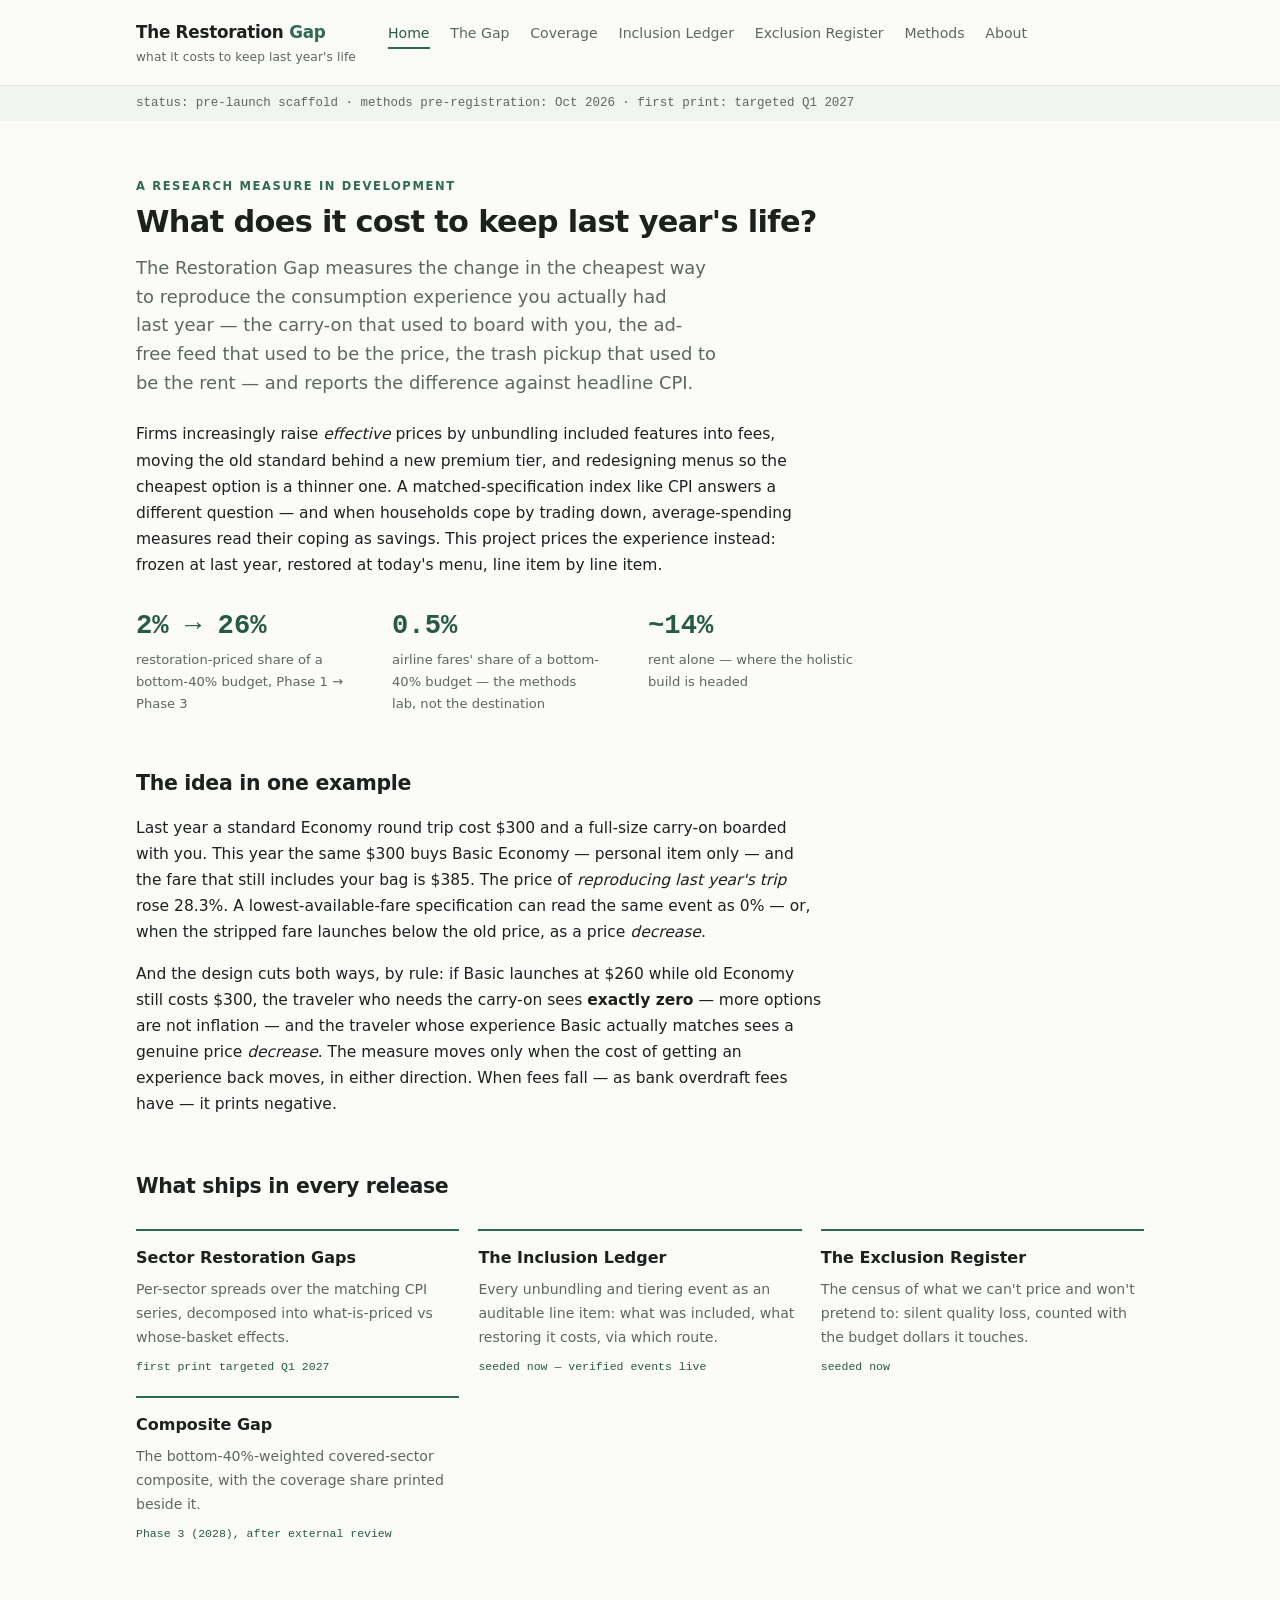
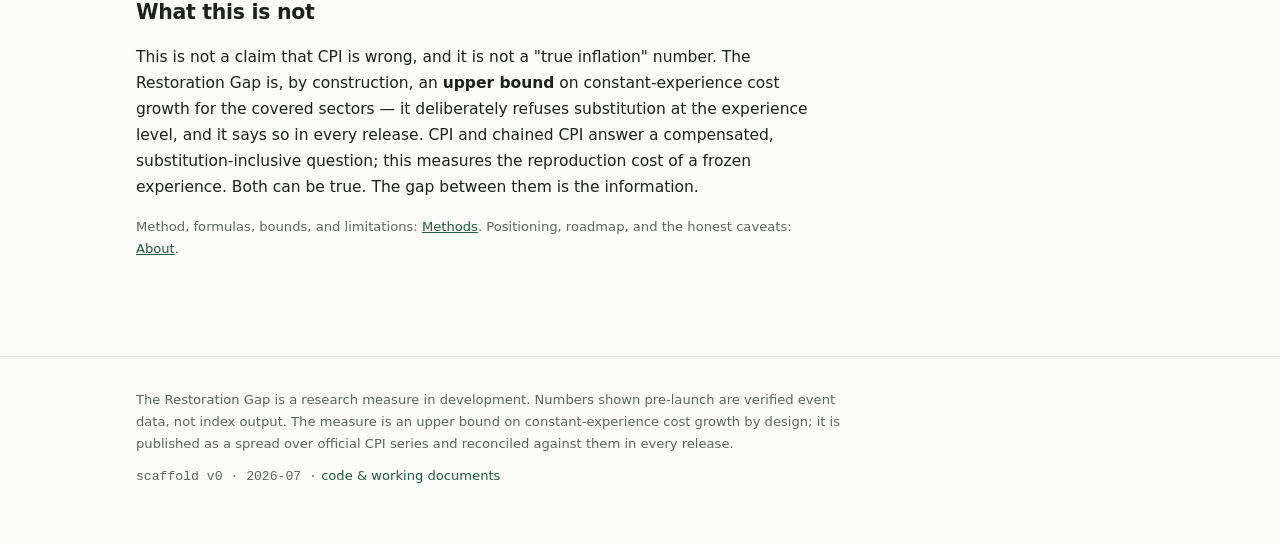
<file: site/index.html>
<!doctype html>
<html lang="en">
<head>
<meta charset="utf-8">
<meta name="viewport" content="width=device-width, initial-scale=1">
<title>The Restoration Gap — what it costs to keep last year's life</title>
<meta name="description" content="A price measure of what it costs bottom-40% households to reproduce last year's consumption experience — the fees, tiers, and unbundling that headline CPI answers differently.">
<meta property="og:title" content="The Restoration Gap">
<meta property="og:description" content="What does it cost to keep last year's life? A replication-cost price measure for bottom-40% households, published as a spread over CPI.">
<meta property="og:type" content="website">
<meta property="og:url" content="https://restorationgap.org/">
<link rel="stylesheet" href="styles.css">
<link rel="icon" href="favicon.svg" type="image/svg+xml">
</head>
<body>

<header class="site-header">
  <div class="inner">
    <span class="brand-block"><a class="brand" href="index.html">The Restoration&nbsp;<span class="gap">Gap</span></a><span class="brand-tag">what it costs to keep last year's life</span></span>
    <nav class="primary" aria-label="Primary">
      <a href="index.html" class="active">Home</a>
      <a href="releases.html">The Gap</a>
      <a href="coverage.html">Coverage</a>
      <a href="ledger.html">Inclusion Ledger</a>
      <a href="register.html">Exclusion Register</a>
      <a href="methods.html">Methods</a>
      <a href="about.html">About</a>
    </nav>
  </div>
</header>
<div class="status-strip"><div class="inner">status: pre-launch scaffold · methods pre-registration: Oct 2026 · first print: targeted Q1 2027</div></div>

<main>
  <p class="eyebrow">A research measure in development</p>
  <h1>What does it cost to keep last year's life?</h1>
  <p class="lede">The Restoration Gap measures the change in the cheapest way to reproduce the consumption experience you actually had last year — the carry-on that used to board with you, the ad-free feed that used to be the price, the trash pickup that used to be the rent — and reports the difference against headline CPI.</p>

  <p>Firms increasingly raise <em>effective</em> prices by unbundling included features into fees, moving the old standard behind a new premium tier, and redesigning menus so the cheapest option is a thinner one. A matched-specification index like CPI answers a different question — and when households cope by trading down, average-spending measures read their coping as savings. This project prices the experience instead: frozen at last year, restored at today's menu, line item by line item.</p>

  <div class="bignums" aria-label="Coverage">
    <div><div class="n">2%&nbsp;→&nbsp;26%</div><div class="l">restoration-priced share of a bottom-40% budget, Phase&nbsp;1 → Phase&nbsp;3</div></div>
    <div><div class="n">0.5%</div><div class="l">airline fares' share of a bottom-40% budget — the methods lab, not the destination</div></div>
    <div><div class="n">~14%</div><div class="l">rent alone — where the holistic build is headed</div></div>
  </div>

  <h2>The idea in one example</h2>
  <p>Last year a standard Economy round trip cost $300 and a full-size carry-on boarded with you. This year the same $300 buys Basic Economy — personal item only — and the fare that still includes your bag is $385. The price of <em>reproducing last year's trip</em> rose 28.3%. A lowest-available-fare specification can read the same event as 0% — or, when the stripped fare launches below the old price, as a price <em>decrease</em>.</p>
  <p>And the design cuts both ways, by rule: if Basic launches at $260 while old Economy still costs $300, the traveler who needs the carry-on sees <strong>exactly zero</strong> — more options are not inflation — and the traveler whose experience Basic actually matches sees a genuine price <em>decrease</em>. The measure moves only when the cost of getting an experience back moves, in either direction. When fees fall — as bank overdraft fees have — it prints negative.</p>

  <h2>What ships in every release</h2>
  <div class="cards">
    <div class="card">
      <h3>Sector Restoration Gaps</h3>
      <p>Per-sector spreads over the matching CPI series, decomposed into what-is-priced vs whose-basket effects.</p>
      <div class="status">first print targeted Q1 2027</div>
    </div>
    <div class="card">
      <h3>The Inclusion Ledger</h3>
      <p>Every unbundling and tiering event as an auditable line item: what was included, what restoring it costs, via which route.</p>
      <div class="status">seeded now — verified events live</div>
    </div>
    <div class="card">
      <h3>The Exclusion Register</h3>
      <p>The census of what we can't price and won't pretend to: silent quality loss, counted with the budget dollars it touches.</p>
      <div class="status">seeded now</div>
    </div>
    <div class="card">
      <h3>Composite Gap</h3>
      <p>The bottom-40%-weighted covered-sector composite, with the coverage share printed beside it.</p>
      <div class="status">Phase 3 (2028), after external review</div>
    </div>
  </div>

  <h2>What this is not</h2>
  <p>This is not a claim that CPI is wrong, and it is not a "true inflation" number. The Restoration Gap is, by construction, an <strong>upper bound</strong> on constant-experience cost growth for the covered sectors — it deliberately refuses substitution at the experience level, and it says so in every release. CPI and chained CPI answer a compensated, substitution-inclusive question; this measures the reproduction cost of a frozen experience. Both can be true. The gap between them is the information.</p>
  <p class="footnote">Method, formulas, bounds, and limitations: <a href="methods.html">Methods</a>. Positioning, roadmap, and the honest caveats: <a href="about.html">About</a>.</p>
</main>

<footer class="site-footer">
  <div class="inner">
    <p>The Restoration Gap is a research measure in development. Numbers shown pre-launch are verified event data, not index output. The measure is an upper bound on constant-experience cost growth by design; it is published as a spread over official CPI series and reconciled against them in every release.</p>
    <p><span class="mono">scaffold v0 · 2026-07 ·</span> <a href="https://github.com/arthurculang/bpi">code &amp; working documents</a></p>
  </div>
</footer>

</body>
</html>
</file>
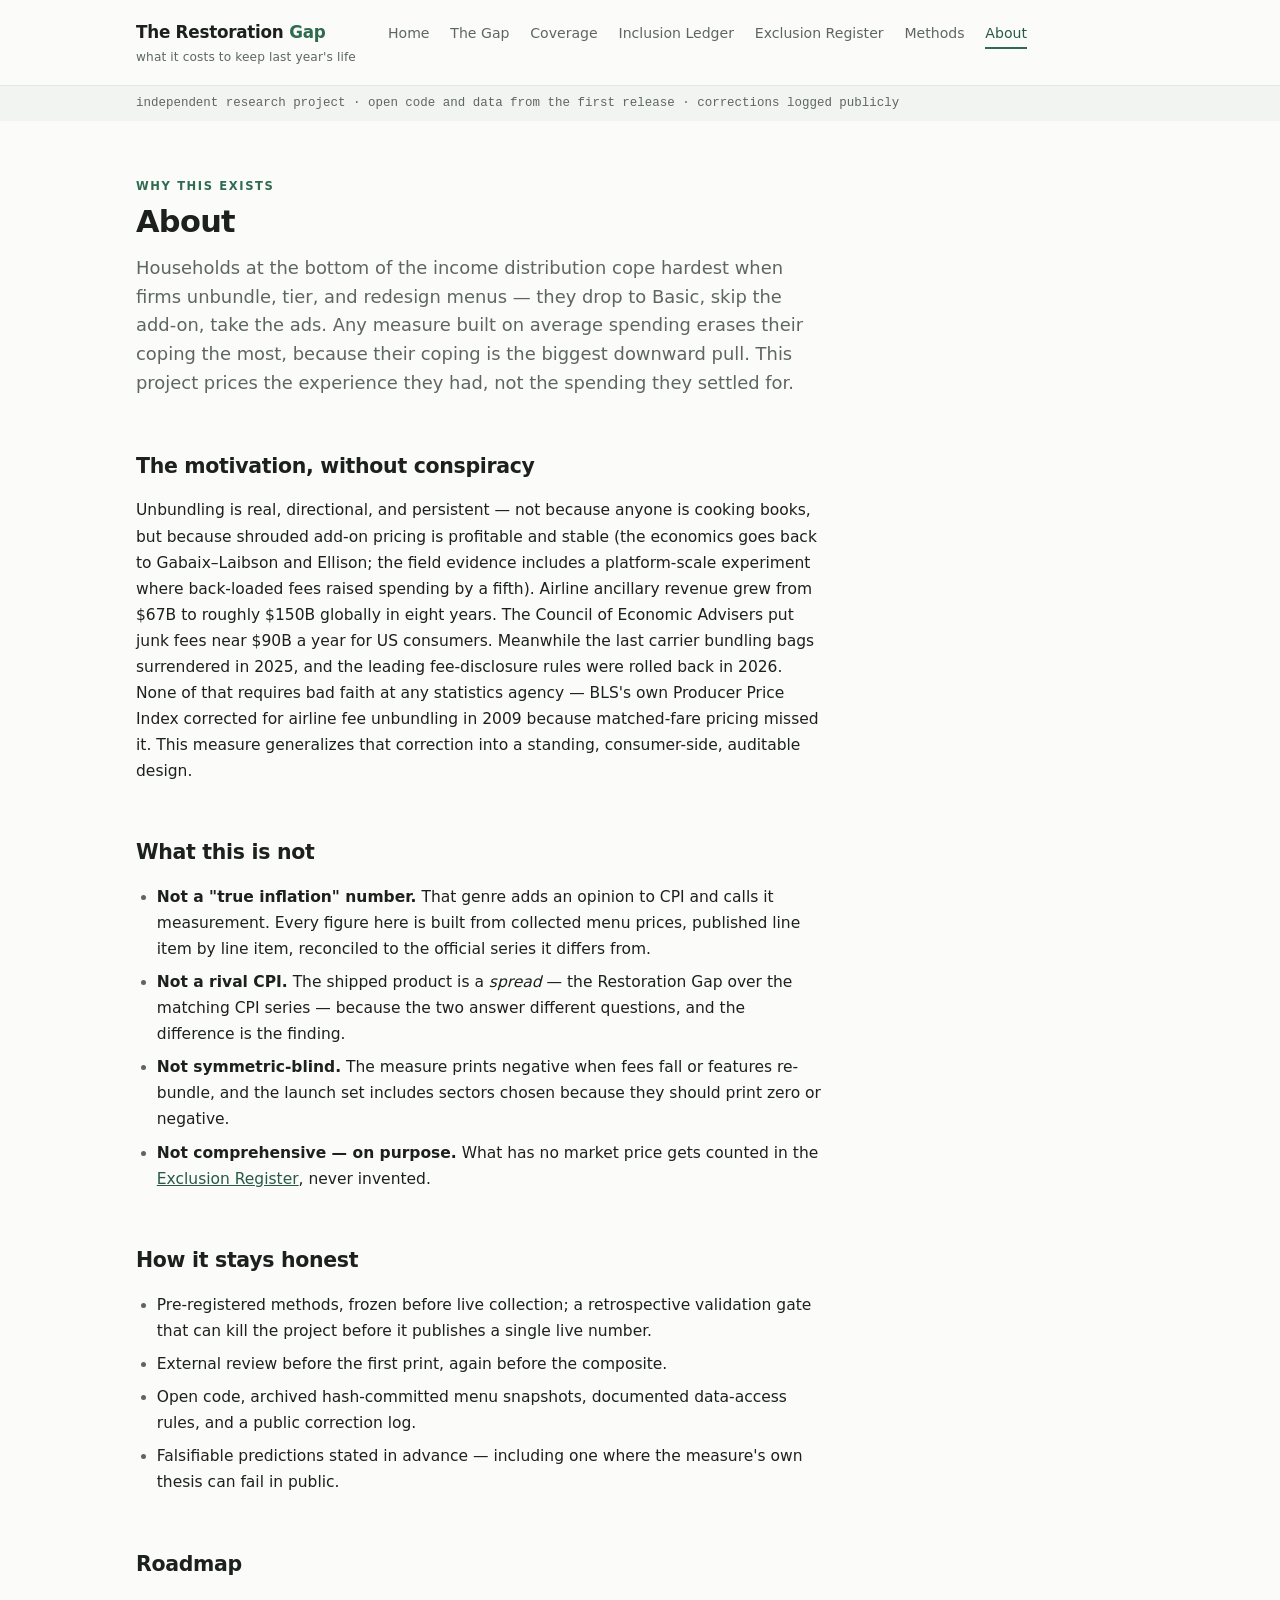
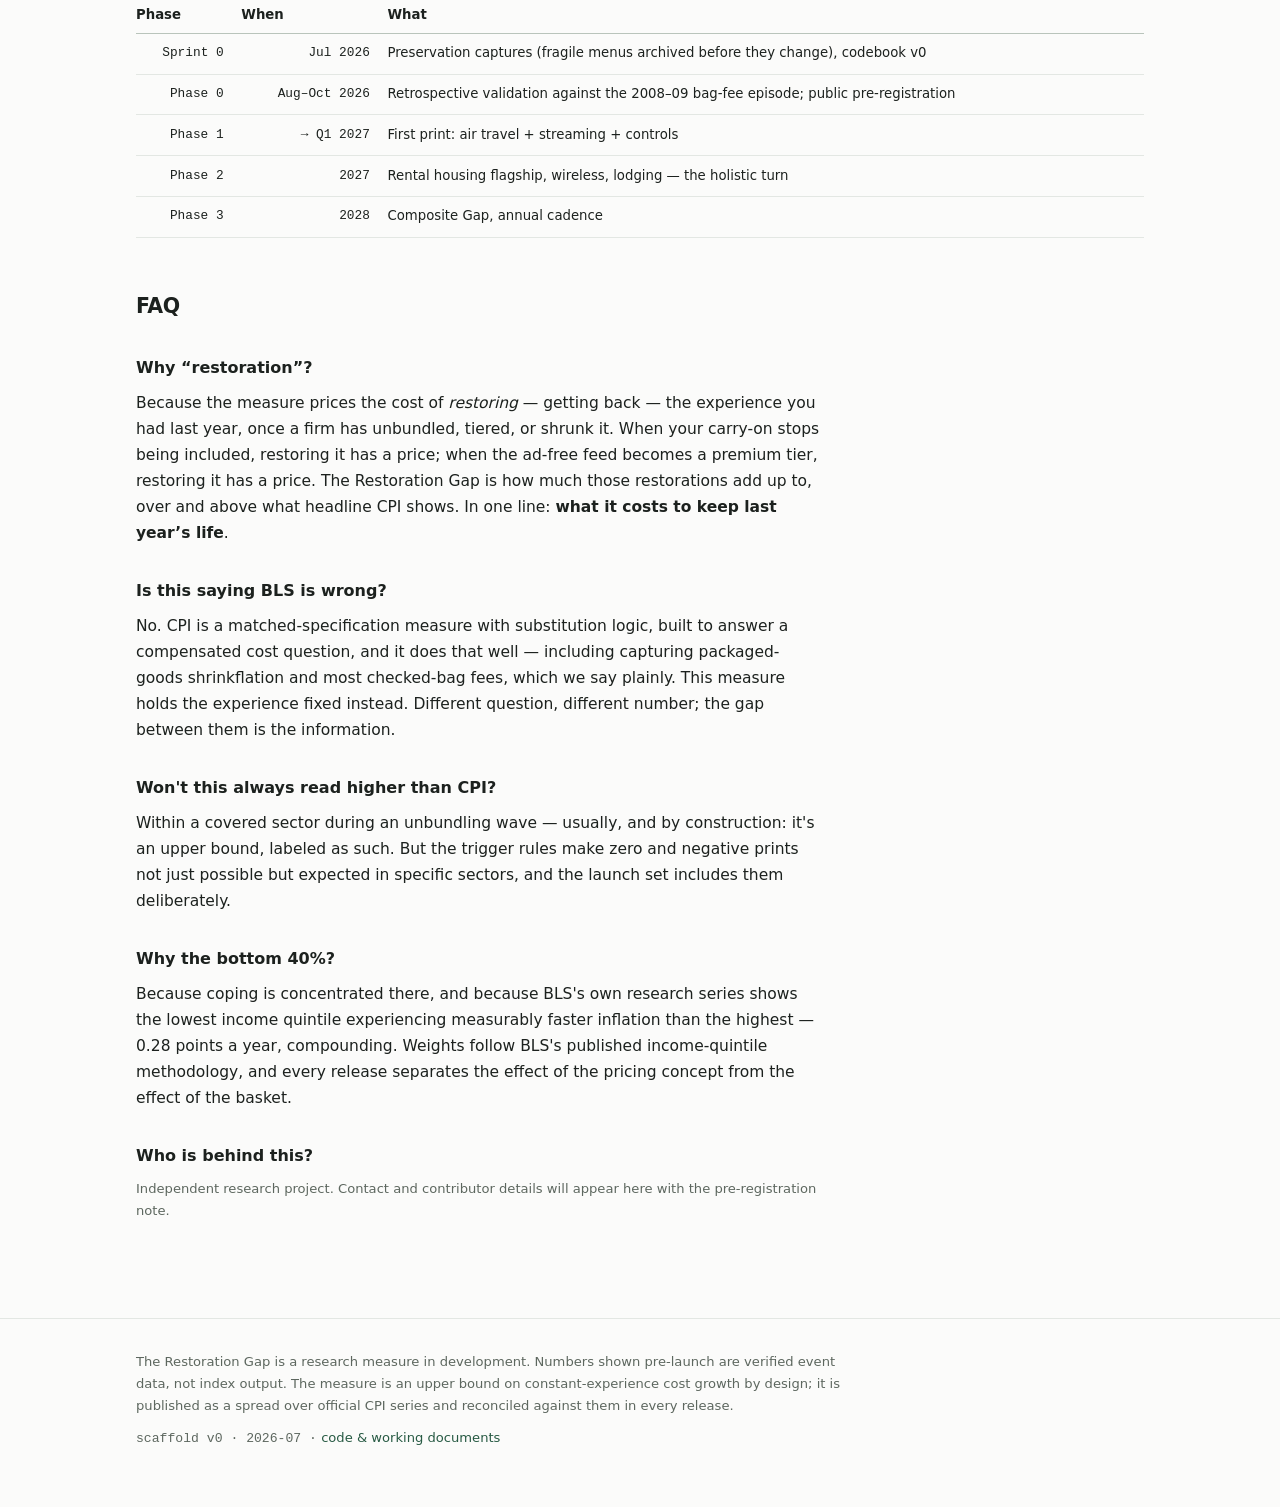
<file: site/about.html>
<!doctype html>
<html lang="en">
<head>
<meta charset="utf-8">
<meta name="viewport" content="width=device-width, initial-scale=1">
<title>About — The Restoration Gap</title>
<meta name="description" content="Why this measure exists, what it is not, how it stays honest, and where it is headed.">
<link rel="stylesheet" href="styles.css">
<link rel="icon" href="favicon.svg" type="image/svg+xml">
</head>
<body>

<header class="site-header">
  <div class="inner">
    <span class="brand-block"><a class="brand" href="index.html">The Restoration&nbsp;<span class="gap">Gap</span></a><span class="brand-tag">what it costs to keep last year's life</span></span>
    <nav class="primary" aria-label="Primary">
      <a href="index.html">Home</a>
      <a href="releases.html">The Gap</a>
      <a href="coverage.html">Coverage</a>
      <a href="ledger.html">Inclusion Ledger</a>
      <a href="register.html">Exclusion Register</a>
      <a href="methods.html">Methods</a>
      <a href="about.html" class="active">About</a>
    </nav>
  </div>
</header>
<div class="status-strip"><div class="inner">independent research project · open code and data from the first release · corrections logged publicly</div></div>

<main>
  <p class="eyebrow">Why this exists</p>
  <h1>About</h1>
  <p class="lede">Households at the bottom of the income distribution cope hardest when firms unbundle, tier, and redesign menus — they drop to Basic, skip the add-on, take the ads. Any measure built on average spending erases their coping the most, because their coping is the biggest downward pull. This project prices the experience they had, not the spending they settled for.</p>

  <h2>The motivation, without conspiracy</h2>
  <p>Unbundling is real, directional, and persistent — not because anyone is cooking books, but because shrouded add-on pricing is profitable and stable (the economics goes back to Gabaix–Laibson and Ellison; the field evidence includes a platform-scale experiment where back-loaded fees raised spending by a fifth). Airline ancillary revenue grew from $67B to roughly $150B globally in eight years. The Council of Economic Advisers put junk fees near $90B a year for US consumers. Meanwhile the last carrier bundling bags surrendered in 2025, and the leading fee-disclosure rules were rolled back in 2026. None of that requires bad faith at any statistics agency — BLS's own Producer Price Index corrected for airline fee unbundling in 2009 because matched-fare pricing missed it. This measure generalizes that correction into a standing, consumer-side, auditable design.</p>

  <h2>What this is not</h2>
  <ul>
    <li><strong>Not a "true inflation" number.</strong> That genre adds an opinion to CPI and calls it measurement. Every figure here is built from collected menu prices, published line item by line item, reconciled to the official series it differs from.</li>
    <li><strong>Not a rival CPI.</strong> The shipped product is a <em>spread</em> — the Restoration Gap over the matching CPI series — because the two answer different questions, and the difference is the finding.</li>
    <li><strong>Not symmetric-blind.</strong> The measure prints negative when fees fall or features re-bundle, and the launch set includes sectors chosen because they should print zero or negative.</li>
    <li><strong>Not comprehensive — on purpose.</strong> What has no market price gets counted in the <a href="register.html">Exclusion Register</a>, never invented.</li>
  </ul>

  <h2>How it stays honest</h2>
  <ul>
    <li>Pre-registered methods, frozen before live collection; a retrospective validation gate that can kill the project before it publishes a single live number.</li>
    <li>External review before the first print, again before the composite.</li>
    <li>Open code, archived hash-committed menu snapshots, documented data-access rules, and a public correction log.</li>
    <li>Falsifiable predictions stated in advance — including one where the measure's own thesis can fail in public.</li>
  </ul>

  <h2>Roadmap</h2>
  <div class="tablewrap">
  <table>
    <tr><th>Phase</th><th>When</th><th>What</th></tr>
    <tr><td class="num">Sprint 0</td><td class="num">Jul 2026</td><td>Preservation captures (fragile menus archived before they change), codebook v0</td></tr>
    <tr><td class="num">Phase 0</td><td class="num">Aug–Oct 2026</td><td>Retrospective validation against the 2008–09 bag-fee episode; public pre-registration</td></tr>
    <tr><td class="num">Phase 1</td><td class="num">→ Q1 2027</td><td>First print: air travel + streaming + controls</td></tr>
    <tr><td class="num">Phase 2</td><td class="num">2027</td><td>Rental housing flagship, wireless, lodging — the holistic turn</td></tr>
    <tr><td class="num">Phase 3</td><td class="num">2028</td><td>Composite Gap, annual cadence</td></tr>
  </table>
  </div>

  <h2>FAQ</h2>
  <h3>Why “restoration”?</h3>
  <p>Because the measure prices the cost of <em>restoring</em> — getting back — the experience you had last year, once a firm has unbundled, tiered, or shrunk it. When your carry-on stops being included, restoring it has a price; when the ad-free feed becomes a premium tier, restoring it has a price. The Restoration Gap is how much those restorations add up to, over and above what headline CPI shows. In one line: <strong>what it costs to keep last year’s life</strong>.</p>
  <h3>Is this saying BLS is wrong?</h3>
  <p>No. CPI is a matched-specification measure with substitution logic, built to answer a compensated cost question, and it does that well — including capturing packaged-goods shrinkflation and most checked-bag fees, which we say plainly. This measure holds the experience fixed instead. Different question, different number; the gap between them is the information.</p>
  <h3>Won't this always read higher than CPI?</h3>
  <p>Within a covered sector during an unbundling wave — usually, and by construction: it's an upper bound, labeled as such. But the trigger rules make zero and negative prints not just possible but expected in specific sectors, and the launch set includes them deliberately.</p>
  <h3>Why the bottom 40%?</h3>
  <p>Because coping is concentrated there, and because BLS's own research series shows the lowest income quintile experiencing measurably faster inflation than the highest — 0.28 points a year, compounding. Weights follow BLS's published income-quintile methodology, and every release separates the effect of the pricing concept from the effect of the basket.</p>
  <h3>Who is behind this?</h3>
  <p class="footnote">Independent research project. Contact and contributor details will appear here with the pre-registration note.</p>
</main>

<footer class="site-footer">
  <div class="inner">
    <p>The Restoration Gap is a research measure in development. Numbers shown pre-launch are verified event data, not index output. The measure is an upper bound on constant-experience cost growth by design; it is published as a spread over official CPI series and reconciled against them in every release.</p>
    <p><span class="mono">scaffold v0 · 2026-07 ·</span> <a href="https://github.com/arthurculang/bpi">code &amp; working documents</a></p>
  </div>
</footer>

</body>
</html>
</file>
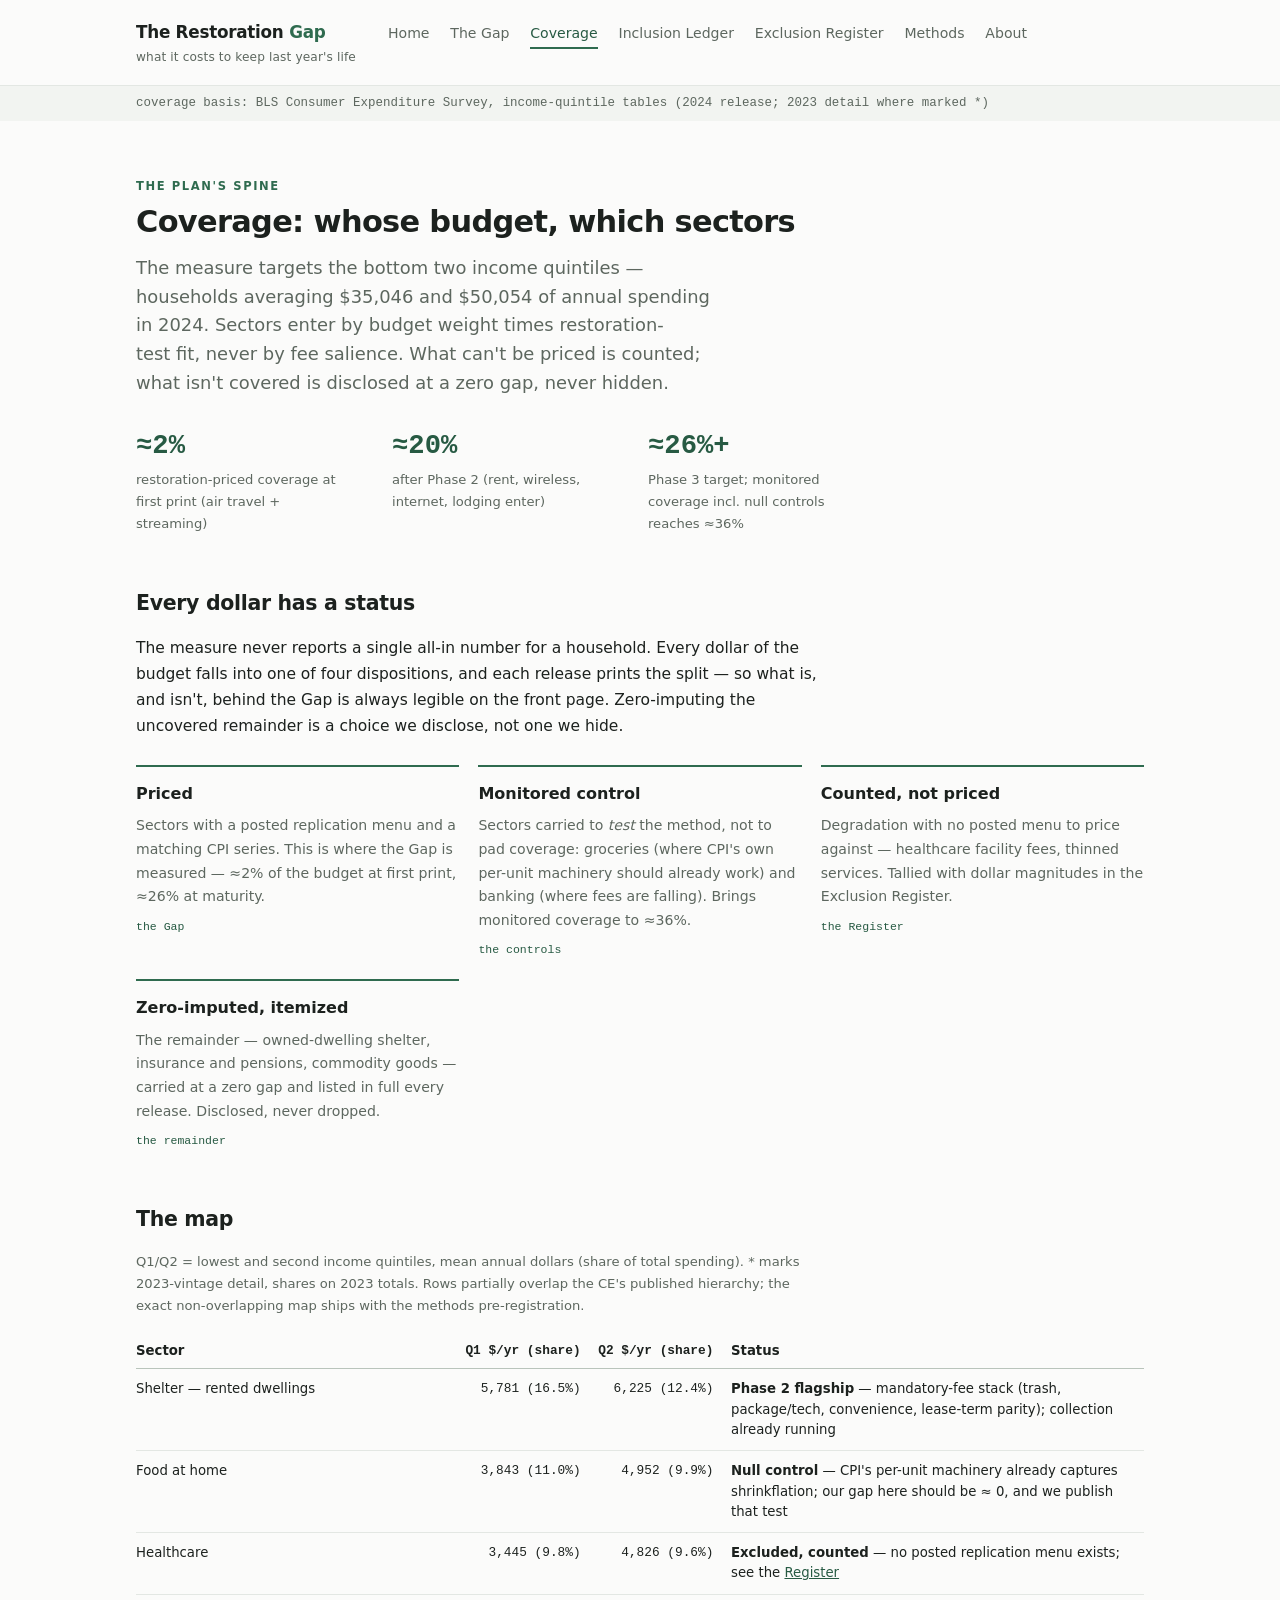
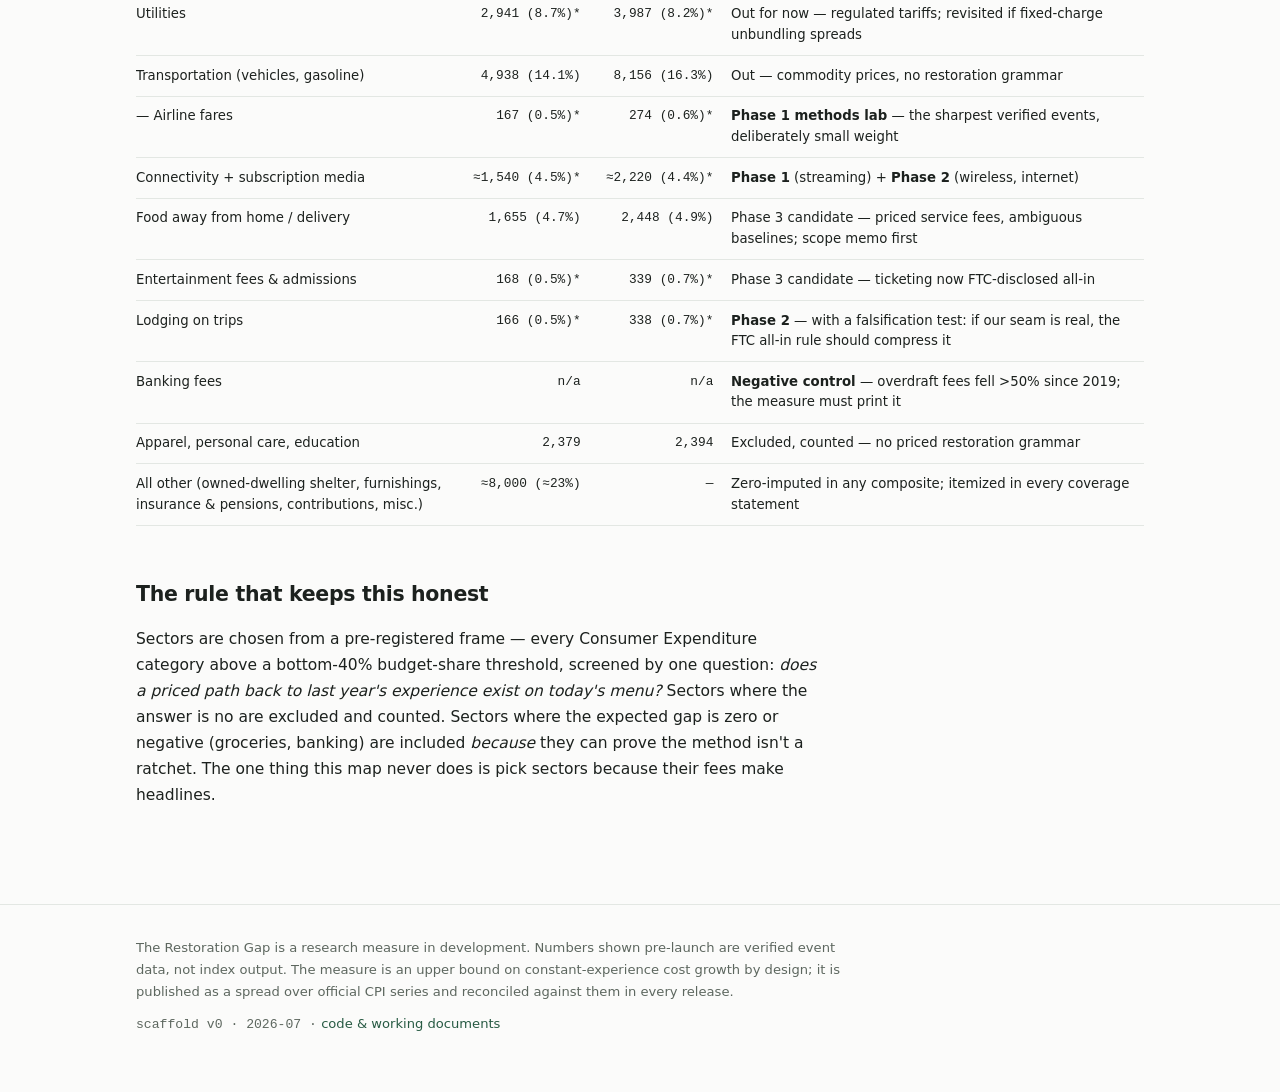
<file: site/coverage.html>
<!doctype html>
<html lang="en">
<head>
<meta charset="utf-8">
<meta name="viewport" content="width=device-width, initial-scale=1">
<title>Coverage — The Restoration Gap</title>
<meta name="description" content="The coverage map: which sectors of a bottom-40% household budget the measure prices, which it counts, and which it excludes — and why.">
<link rel="stylesheet" href="styles.css">
<link rel="icon" href="favicon.svg" type="image/svg+xml">
</head>
<body>

<header class="site-header">
  <div class="inner">
    <span class="brand-block"><a class="brand" href="index.html">The Restoration&nbsp;<span class="gap">Gap</span></a><span class="brand-tag">what it costs to keep last year's life</span></span>
    <nav class="primary" aria-label="Primary">
      <a href="index.html">Home</a>
      <a href="releases.html">The Gap</a>
      <a href="coverage.html" class="active">Coverage</a>
      <a href="ledger.html">Inclusion Ledger</a>
      <a href="register.html">Exclusion Register</a>
      <a href="methods.html">Methods</a>
      <a href="about.html">About</a>
    </nav>
  </div>
</header>
<div class="status-strip"><div class="inner">coverage basis: BLS Consumer Expenditure Survey, income-quintile tables (2024 release; 2023 detail where marked *)</div></div>

<main>
  <p class="eyebrow">The plan's spine</p>
  <h1>Coverage: whose budget, which sectors</h1>
  <p class="lede">The measure targets the bottom two income quintiles — households averaging $35,046 and $50,054 of annual spending in 2024. Sectors enter by budget weight times restoration-test fit, never by fee salience. What can't be priced is counted; what isn't covered is disclosed at a zero gap, never hidden.</p>

  <div class="bignums" aria-label="Coverage trajectory">
    <div><div class="n">≈2%</div><div class="l">restoration-priced coverage at first print (air travel + streaming)</div></div>
    <div><div class="n">≈20%</div><div class="l">after Phase 2 (rent, wireless, internet, lodging enter)</div></div>
    <div><div class="n">≈26%+</div><div class="l">Phase 3 target; monitored coverage incl. null controls reaches ≈36%</div></div>
  </div>

  <h2>Every dollar has a status</h2>
  <p>The measure never reports a single all-in number for a household. Every dollar of the budget falls into one of four dispositions, and each release prints the split — so what is, and isn't, behind the Gap is always legible on the front page. Zero-imputing the uncovered remainder is a choice we disclose, not one we hide.</p>
  <div class="cards">
    <div class="card"><h3>Priced</h3><p>Sectors with a posted replication menu and a matching CPI series. This is where the Gap is measured — ≈2% of the budget at first print, ≈26% at maturity.</p><div class="status">the Gap</div></div>
    <div class="card"><h3>Monitored control</h3><p>Sectors carried to <em>test</em> the method, not to pad coverage: groceries (where CPI's own per-unit machinery should already work) and banking (where fees are falling). Brings monitored coverage to ≈36%.</p><div class="status">the controls</div></div>
    <div class="card"><h3>Counted, not priced</h3><p>Degradation with no posted menu to price against — healthcare facility fees, thinned services. Tallied with dollar magnitudes in the Exclusion Register.</p><div class="status">the Register</div></div>
    <div class="card"><h3>Zero-imputed, itemized</h3><p>The remainder — owned-dwelling shelter, insurance and pensions, commodity goods — carried at a zero gap and listed in full every release. Disclosed, never dropped.</p><div class="status">the remainder</div></div>
  </div>

  <h2>The map</h2>
  <p class="footnote">Q1/Q2 = lowest and second income quintiles, mean annual dollars (share of total spending). * marks 2023-vintage detail, shares on 2023 totals. Rows partially overlap the CE's published hierarchy; the exact non-overlapping map ships with the methods pre-registration.</p>

  <div class="tablewrap">
  <table>
    <tr><th>Sector</th><th class="num">Q1 $/yr (share)</th><th class="num">Q2 $/yr (share)</th><th>Status</th></tr>
    <tr><td>Shelter — rented dwellings</td><td class="num">5,781 (16.5%)</td><td class="num">6,225 (12.4%)</td><td><strong>Phase 2 flagship</strong> — mandatory-fee stack (trash, package/tech, convenience, lease-term parity); collection already running</td></tr>
    <tr><td>Food at home</td><td class="num">3,843 (11.0%)</td><td class="num">4,952 (9.9%)</td><td><strong>Null control</strong> — CPI's per-unit machinery already captures shrinkflation; our gap here should be ≈ 0, and we publish that test</td></tr>
    <tr><td>Healthcare</td><td class="num">3,445 (9.8%)</td><td class="num">4,826 (9.6%)</td><td><strong>Excluded, counted</strong> — no posted replication menu exists; see the <a href="register.html">Register</a></td></tr>
    <tr><td>Utilities</td><td class="num">2,941 (8.7%)*</td><td class="num">3,987 (8.2%)*</td><td>Out for now — regulated tariffs; revisited if fixed-charge unbundling spreads</td></tr>
    <tr><td>Transportation (vehicles, gasoline)</td><td class="num">4,938 (14.1%)</td><td class="num">8,156 (16.3%)</td><td>Out — commodity prices, no restoration grammar</td></tr>
    <tr><td>— Airline fares</td><td class="num">167 (0.5%)*</td><td class="num">274 (0.6%)*</td><td><strong>Phase 1 methods lab</strong> — the sharpest verified events, deliberately small weight</td></tr>
    <tr><td>Connectivity + subscription media</td><td class="num">≈1,540 (4.5%)*</td><td class="num">≈2,220 (4.4%)*</td><td><strong>Phase 1</strong> (streaming) + <strong>Phase 2</strong> (wireless, internet)</td></tr>
    <tr><td>Food away from home / delivery</td><td class="num">1,655 (4.7%)</td><td class="num">2,448 (4.9%)</td><td>Phase 3 candidate — priced service fees, ambiguous baselines; scope memo first</td></tr>
    <tr><td>Entertainment fees &amp; admissions</td><td class="num">168 (0.5%)*</td><td class="num">339 (0.7%)*</td><td>Phase 3 candidate — ticketing now FTC-disclosed all-in</td></tr>
    <tr><td>Lodging on trips</td><td class="num">166 (0.5%)*</td><td class="num">338 (0.7%)*</td><td><strong>Phase 2</strong> — with a falsification test: if our seam is real, the FTC all-in rule should compress it</td></tr>
    <tr><td>Banking fees</td><td class="num">n/a</td><td class="num">n/a</td><td><strong>Negative control</strong> — overdraft fees fell &gt;50% since 2019; the measure must print it</td></tr>
    <tr><td>Apparel, personal care, education</td><td class="num">2,379</td><td class="num">2,394</td><td>Excluded, counted — no priced restoration grammar</td></tr>
    <tr><td>All other (owned-dwelling shelter, furnishings, insurance &amp; pensions, contributions, misc.)</td><td class="num">≈8,000 (≈23%)</td><td class="num">—</td><td>Zero-imputed in any composite; itemized in every coverage statement</td></tr>
  </table>
  </div>

  <h2>The rule that keeps this honest</h2>
  <p>Sectors are chosen from a pre-registered frame — every Consumer Expenditure category above a bottom-40% budget-share threshold, screened by one question: <em>does a priced path back to last year's experience exist on today's menu?</em> Sectors where the answer is no are excluded and counted. Sectors where the expected gap is zero or negative (groceries, banking) are included <em>because</em> they can prove the method isn't a ratchet. The one thing this map never does is pick sectors because their fees make headlines.</p>
</main>

<footer class="site-footer">
  <div class="inner">
    <p>The Restoration Gap is a research measure in development. Numbers shown pre-launch are verified event data, not index output. The measure is an upper bound on constant-experience cost growth by design; it is published as a spread over official CPI series and reconciled against them in every release.</p>
    <p><span class="mono">scaffold v0 · 2026-07 ·</span> <a href="https://github.com/arthurculang/bpi">code &amp; working documents</a></p>
  </div>
</footer>

</body>
</html>
</file>
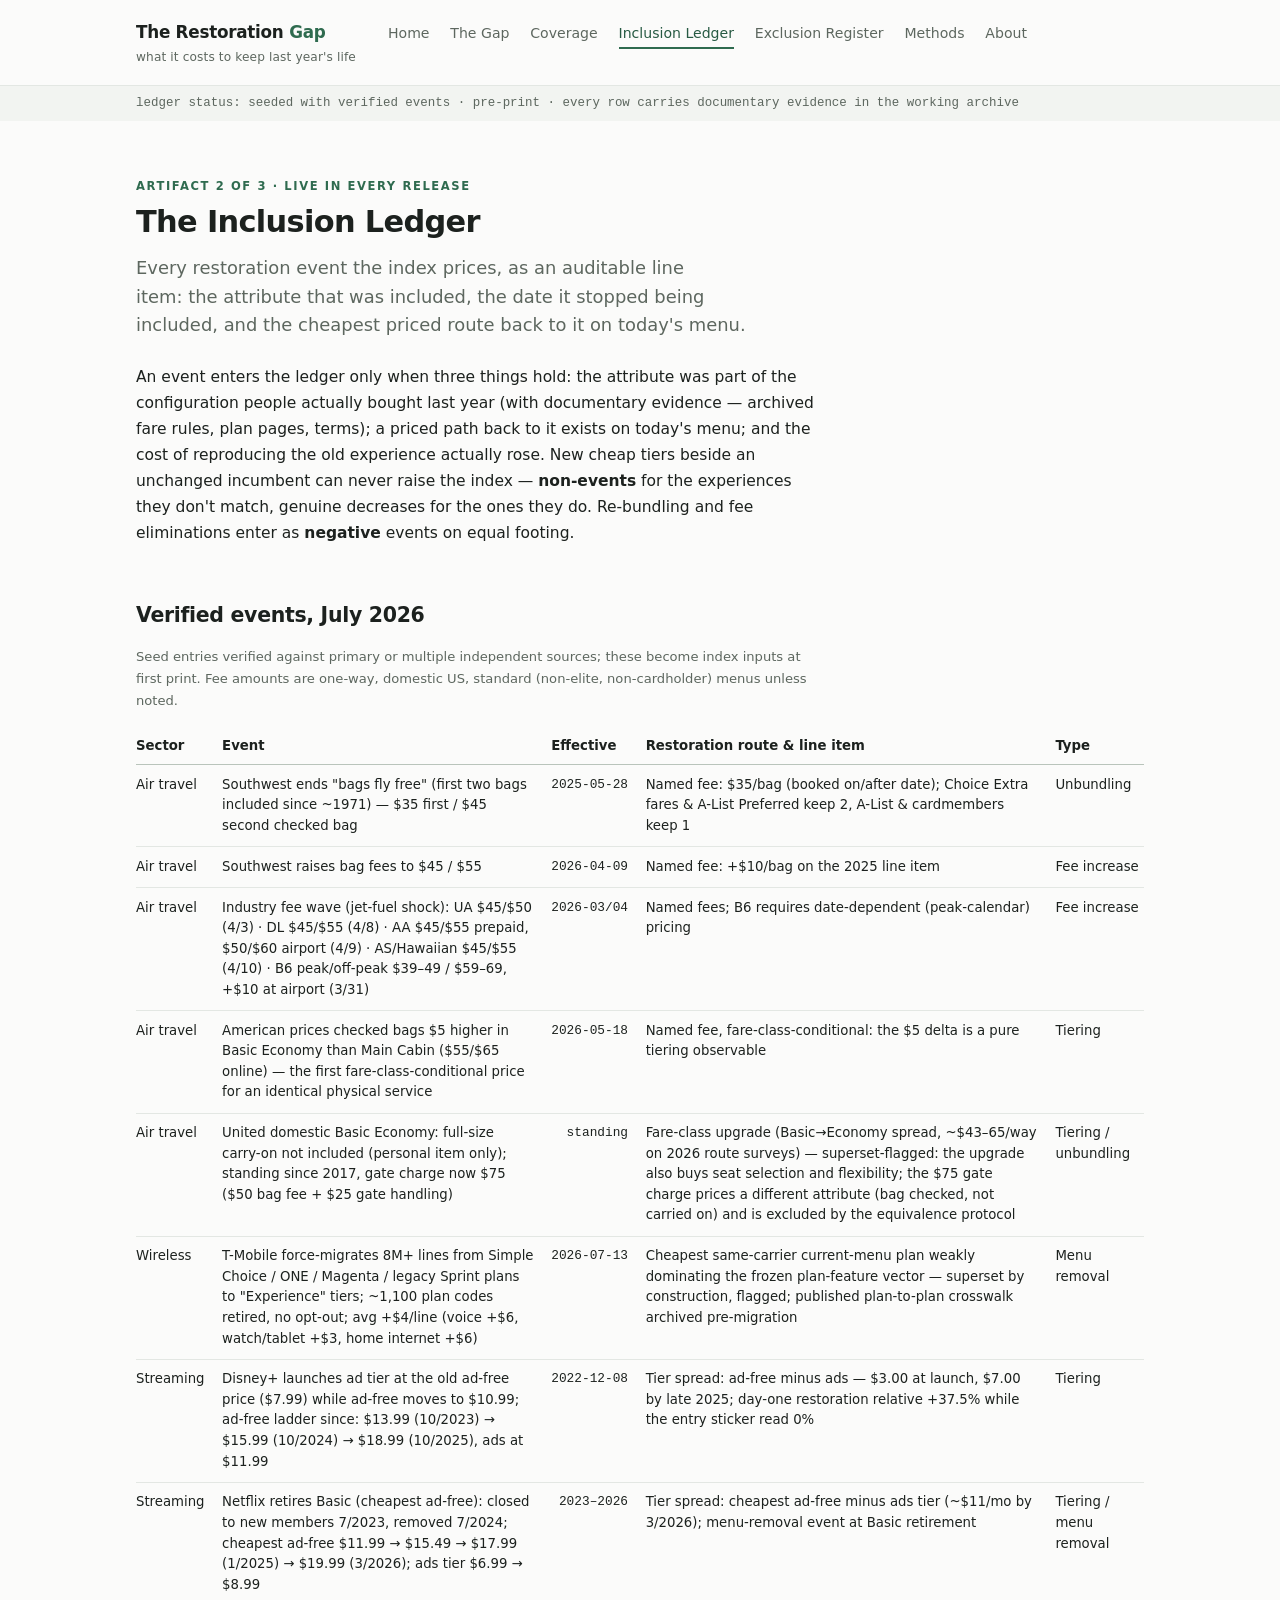
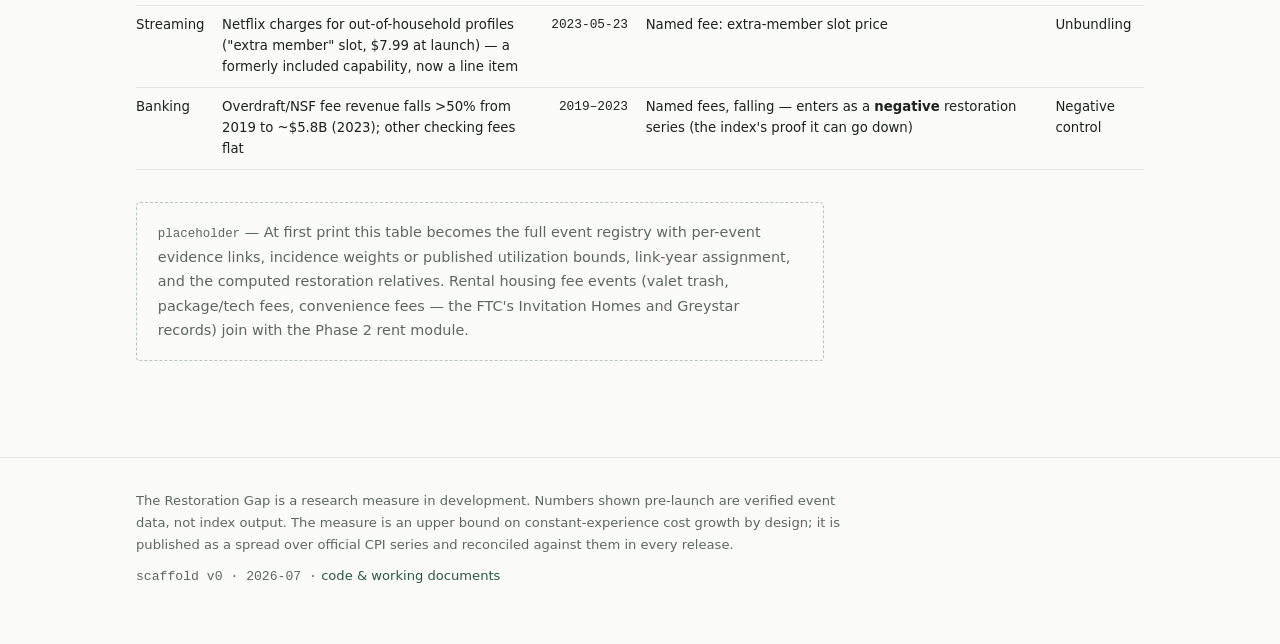
<file: site/ledger.html>
<!doctype html>
<html lang="en">
<head>
<meta charset="utf-8">
<meta name="viewport" content="width=device-width, initial-scale=1">
<title>Inclusion Ledger — The Restoration Gap</title>
<meta name="description" content="The auditable registry of unbundling and tiering events: what was included, what restoring it costs, via which route.">
<link rel="stylesheet" href="styles.css">
<link rel="icon" href="favicon.svg" type="image/svg+xml">
</head>
<body>

<header class="site-header">
  <div class="inner">
    <span class="brand-block"><a class="brand" href="index.html">The Restoration&nbsp;<span class="gap">Gap</span></a><span class="brand-tag">what it costs to keep last year's life</span></span>
    <nav class="primary" aria-label="Primary">
      <a href="index.html">Home</a>
      <a href="releases.html">The Gap</a>
      <a href="coverage.html">Coverage</a>
      <a href="ledger.html" class="active">Inclusion Ledger</a>
      <a href="register.html">Exclusion Register</a>
      <a href="methods.html">Methods</a>
      <a href="about.html">About</a>
    </nav>
  </div>
</header>
<div class="status-strip"><div class="inner">ledger status: seeded with verified events · pre-print · every row carries documentary evidence in the working archive</div></div>

<main>
  <p class="eyebrow">Artifact 2 of 3 · live in every release</p>
  <h1>The Inclusion Ledger</h1>
  <p class="lede">Every restoration event the index prices, as an auditable line item: the attribute that was included, the date it stopped being included, and the cheapest priced route back to it on today's menu.</p>

  <p>An event enters the ledger only when three things hold: the attribute was part of the configuration people actually bought last year (with documentary evidence — archived fare rules, plan pages, terms); a priced path back to it exists on today's menu; and the cost of reproducing the old experience actually rose. New cheap tiers beside an unchanged incumbent can never raise the index — <strong>non-events</strong> for the experiences they don't match, genuine decreases for the ones they do. Re-bundling and fee eliminations enter as <strong>negative</strong> events on equal footing.</p>

  <h2>Verified events, July 2026</h2>
  <p class="footnote">Seed entries verified against primary or multiple independent sources; these become index inputs at first print. Fee amounts are one-way, domestic US, standard (non-elite, non-cardholder) menus unless noted.</p>

  <div class="tablewrap">
  <table>
    <tr><th>Sector</th><th>Event</th><th>Effective</th><th>Restoration route &amp; line item</th><th>Type</th></tr>
    <tr><td>Air travel</td><td>Southwest ends "bags fly free" (first two bags included since ~1971) — $35 first / $45 second checked bag</td><td class="num">2025-05-28</td><td>Named fee: $35/bag (booked on/after date); Choice Extra fares &amp; A-List Preferred keep 2, A-List &amp; cardmembers keep 1</td><td>Unbundling</td></tr>
    <tr><td>Air travel</td><td>Southwest raises bag fees to $45 / $55</td><td class="num">2026-04-09</td><td>Named fee: +$10/bag on the 2025 line item</td><td>Fee increase</td></tr>
    <tr><td>Air travel</td><td>Industry fee wave (jet-fuel shock): UA $45/$50 (4/3) · DL $45/$55 (4/8) · AA $45/$55 prepaid, $50/$60 airport (4/9) · AS/Hawaiian $45/$55 (4/10) · B6 peak/off-peak $39–49 / $59–69, +$10 at airport (3/31)</td><td class="num">2026-03/04</td><td>Named fees; B6 requires date-dependent (peak-calendar) pricing</td><td>Fee increase</td></tr>
    <tr><td>Air travel</td><td>American prices checked bags $5 higher in Basic Economy than Main Cabin ($55/$65 online) — the first fare-class-conditional price for an identical physical service</td><td class="num">2026-05-18</td><td>Named fee, fare-class-conditional: the $5 delta is a pure tiering observable</td><td>Tiering</td></tr>
    <tr><td>Air travel</td><td>United domestic Basic Economy: full-size carry-on not included (personal item only); standing since 2017, gate charge now $75 ($50 bag fee + $25 gate handling)</td><td class="num">standing</td><td>Fare-class upgrade (Basic→Economy spread, ~$43–65/way on 2026 route surveys) — superset-flagged: the upgrade also buys seat selection and flexibility; the $75 gate charge prices a different attribute (bag checked, not carried on) and is excluded by the equivalence protocol</td><td>Tiering / unbundling</td></tr>
    <tr><td>Wireless</td><td>T-Mobile force-migrates 8M+ lines from Simple Choice / ONE / Magenta / legacy Sprint plans to "Experience" tiers; ~1,100 plan codes retired, no opt-out; avg +$4/line (voice +$6, watch/tablet +$3, home internet +$6)</td><td class="num">2026-07-13</td><td>Cheapest same-carrier current-menu plan weakly dominating the frozen plan-feature vector — superset by construction, flagged; published plan-to-plan crosswalk archived pre-migration</td><td>Menu removal</td></tr>
    <tr><td>Streaming</td><td>Disney+ launches ad tier at the old ad-free price ($7.99) while ad-free moves to $10.99; ad-free ladder since: $13.99 (10/2023) → $15.99 (10/2024) → $18.99 (10/2025), ads at $11.99</td><td class="num">2022-12-08</td><td>Tier spread: ad-free minus ads — $3.00 at launch, $7.00 by late 2025; day-one restoration relative +37.5% while the entry sticker read 0%</td><td>Tiering</td></tr>
    <tr><td>Streaming</td><td>Netflix retires Basic (cheapest ad-free): closed to new members 7/2023, removed 7/2024; cheapest ad-free $11.99 → $15.49 → $17.99 (1/2025) → $19.99 (3/2026); ads tier $6.99 → $8.99</td><td class="num">2023–2026</td><td>Tier spread: cheapest ad-free minus ads tier (~$11/mo by 3/2026); menu-removal event at Basic retirement</td><td>Tiering / menu removal</td></tr>
    <tr><td>Streaming</td><td>Netflix charges for out-of-household profiles ("extra member" slot, $7.99 at launch) — a formerly included capability, now a line item</td><td class="num">2023-05-23</td><td>Named fee: extra-member slot price</td><td>Unbundling</td></tr>
    <tr><td>Banking</td><td>Overdraft/NSF fee revenue falls &gt;50% from 2019 to ~$5.8B (2023); other checking fees flat</td><td class="num">2019–2023</td><td>Named fees, falling — enters as a <strong>negative</strong> restoration series (the index's proof it can go down)</td><td>Negative control</td></tr>
  </table>
  </div>

  <div class="placeholder">
    <span class="mono">placeholder</span> — At first print this table becomes the full event registry with per-event evidence links, incidence weights or published utilization bounds, link-year assignment, and the computed restoration relatives. Rental housing fee events (valet trash, package/tech fees, convenience fees — the FTC's Invitation Homes and Greystar records) join with the Phase 2 rent module.
  </div>
</main>

<footer class="site-footer">
  <div class="inner">
    <p>The Restoration Gap is a research measure in development. Numbers shown pre-launch are verified event data, not index output. The measure is an upper bound on constant-experience cost growth by design; it is published as a spread over official CPI series and reconciled against them in every release.</p>
    <p><span class="mono">scaffold v0 · 2026-07 ·</span> <a href="https://github.com/arthurculang/bpi">code &amp; working documents</a></p>
  </div>
</footer>

</body>
</html>
</file>
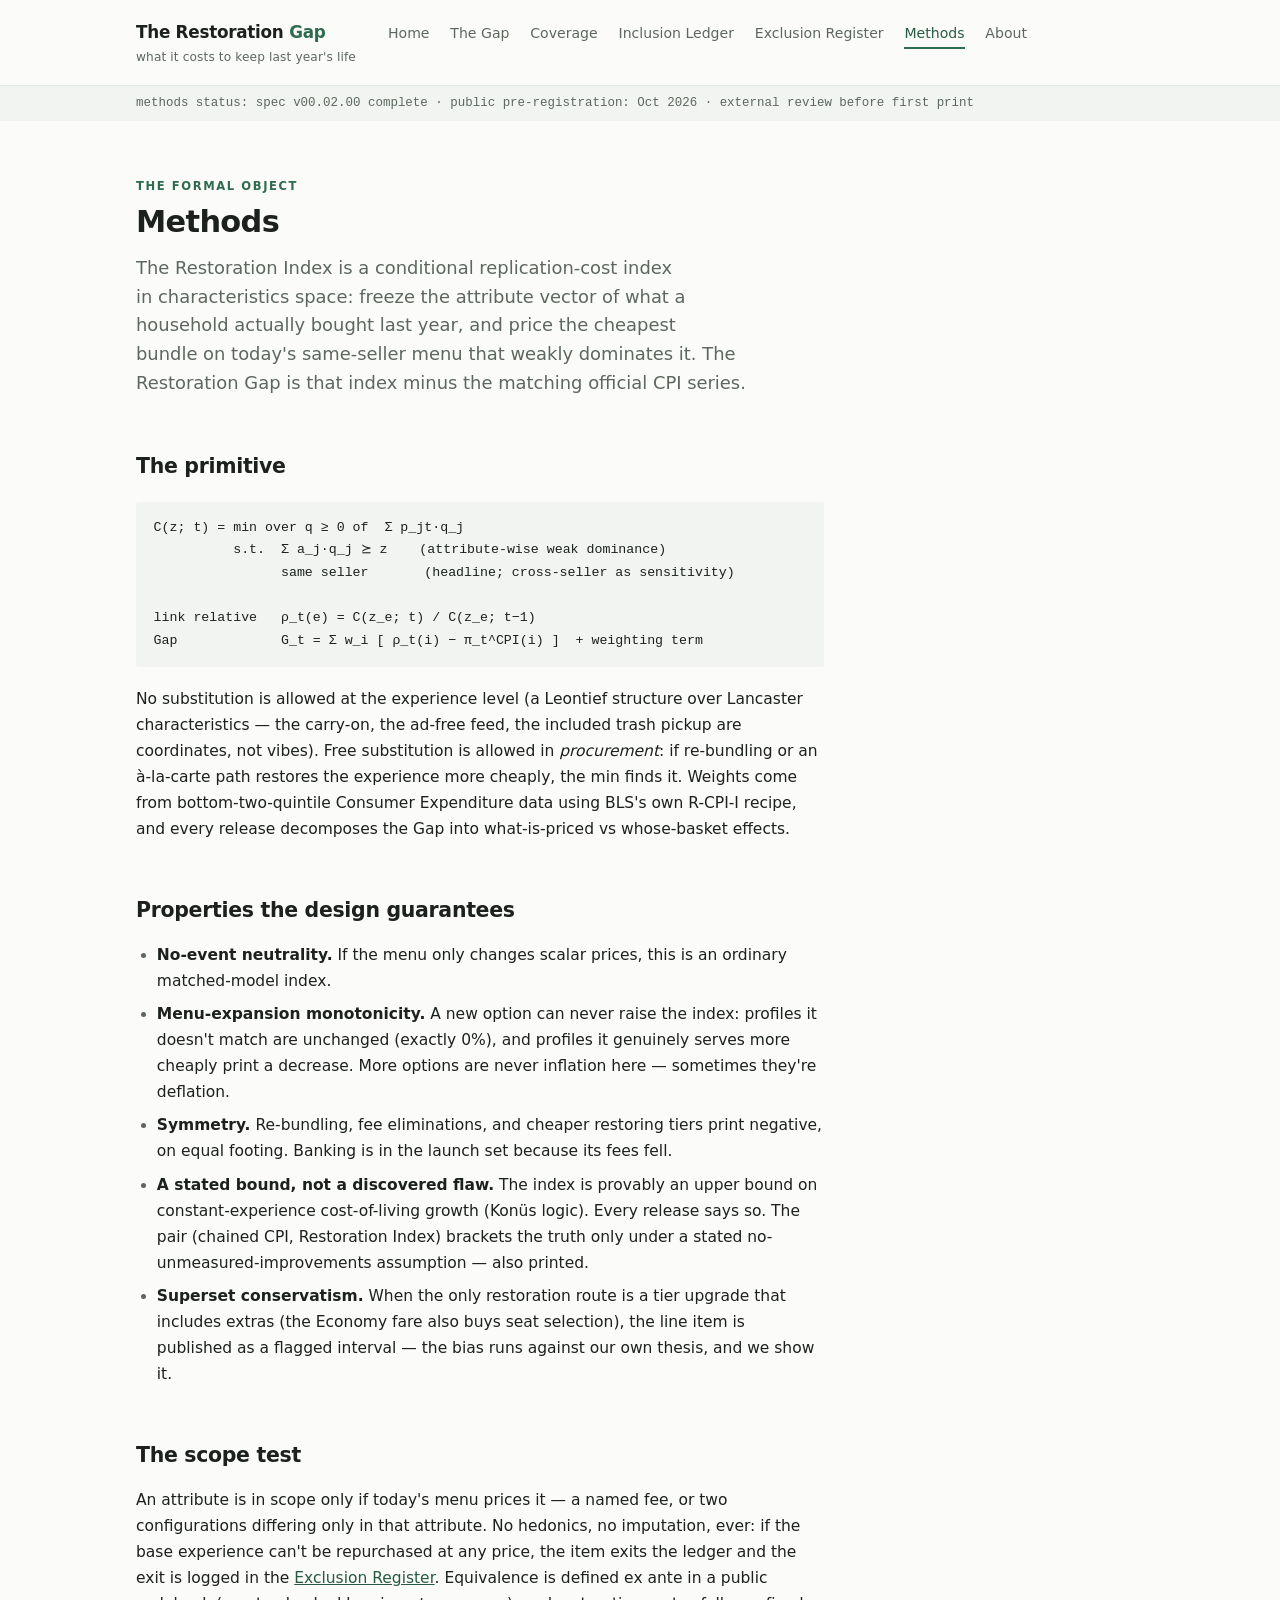
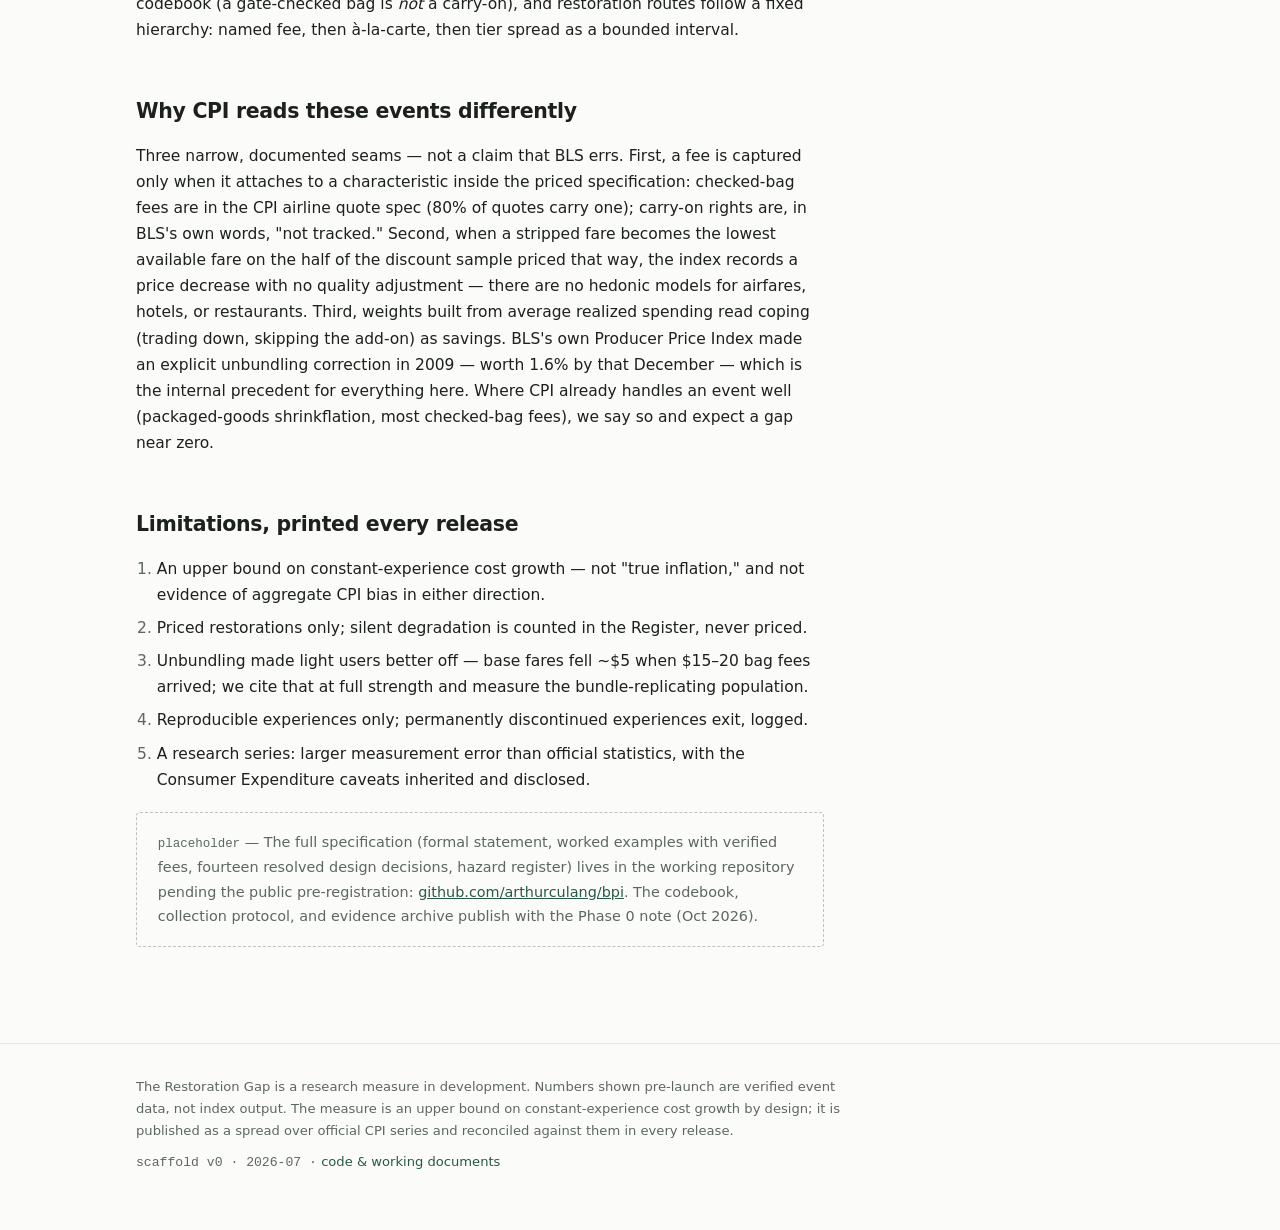
<file: site/methods.html>
<!doctype html>
<html lang="en">
<head>
<meta charset="utf-8">
<meta name="viewport" content="width=device-width, initial-scale=1">
<title>Methods — The Restoration Gap</title>
<meta name="description" content="The formal object: a conditional replication-cost index in characteristics space, published as a spread over CPI. Formulas, properties, scope test, and limitations.">
<link rel="stylesheet" href="styles.css">
<link rel="icon" href="favicon.svg" type="image/svg+xml">
</head>
<body>

<header class="site-header">
  <div class="inner">
    <span class="brand-block"><a class="brand" href="index.html">The Restoration&nbsp;<span class="gap">Gap</span></a><span class="brand-tag">what it costs to keep last year's life</span></span>
    <nav class="primary" aria-label="Primary">
      <a href="index.html">Home</a>
      <a href="releases.html">The Gap</a>
      <a href="coverage.html">Coverage</a>
      <a href="ledger.html">Inclusion Ledger</a>
      <a href="register.html">Exclusion Register</a>
      <a href="methods.html" class="active">Methods</a>
      <a href="about.html">About</a>
    </nav>
  </div>
</header>
<div class="status-strip"><div class="inner">methods status: spec v00.02.00 complete · public pre-registration: Oct 2026 · external review before first print</div></div>

<main>
  <p class="eyebrow">The formal object</p>
  <h1>Methods</h1>
  <p class="lede">The Restoration Index is a conditional replication-cost index in characteristics space: freeze the attribute vector of what a household actually bought last year, and price the cheapest bundle on today's same-seller menu that weakly dominates it. The Restoration Gap is that index minus the matching official CPI series.</p>

  <h2>The primitive</h2>
  <pre class="math">C(z; t) = min over q ≥ 0 of  Σ p_jt·q_j
          s.t.  Σ a_j·q_j ⪰ z    (attribute-wise weak dominance)
                same seller       (headline; cross-seller as sensitivity)

link relative   ρ_t(e) = C(z_e; t) / C(z_e; t−1)
Gap             G_t = Σ w_i [ ρ_t(i) − π_t^CPI(i) ]  + weighting term</pre>
  <p>No substitution is allowed at the experience level (a Leontief structure over Lancaster characteristics — the carry-on, the ad-free feed, the included trash pickup are coordinates, not vibes). Free substitution is allowed in <em>procurement</em>: if re-bundling or an à-la-carte path restores the experience more cheaply, the min finds it. Weights come from bottom-two-quintile Consumer Expenditure data using BLS's own R-CPI-I recipe, and every release decomposes the Gap into what-is-priced vs whose-basket effects.</p>

  <h2>Properties the design guarantees</h2>
  <ul>
    <li><strong>No-event neutrality.</strong> If the menu only changes scalar prices, this is an ordinary matched-model index.</li>
    <li><strong>Menu-expansion monotonicity.</strong> A new option can never raise the index: profiles it doesn't match are unchanged (exactly 0%), and profiles it genuinely serves more cheaply print a decrease. More options are never inflation here — sometimes they're deflation.</li>
    <li><strong>Symmetry.</strong> Re-bundling, fee eliminations, and cheaper restoring tiers print negative, on equal footing. Banking is in the launch set because its fees fell.</li>
    <li><strong>A stated bound, not a discovered flaw.</strong> The index is provably an upper bound on constant-experience cost-of-living growth (Konüs logic). Every release says so. The pair (chained CPI, Restoration Index) brackets the truth only under a stated no-unmeasured-improvements assumption — also printed.</li>
    <li><strong>Superset conservatism.</strong> When the only restoration route is a tier upgrade that includes extras (the Economy fare also buys seat selection), the line item is published as a flagged interval — the bias runs against our own thesis, and we show it.</li>
  </ul>

  <h2>The scope test</h2>
  <p>An attribute is in scope only if today's menu prices it — a named fee, or two configurations differing only in that attribute. No hedonics, no imputation, ever: if the base experience can't be repurchased at any price, the item exits the ledger and the exit is logged in the <a href="register.html">Exclusion Register</a>. Equivalence is defined ex ante in a public codebook (a gate-checked bag is <em>not</em> a carry-on), and restoration routes follow a fixed hierarchy: named fee, then à-la-carte, then tier spread as a bounded interval.</p>

  <h2>Why CPI reads these events differently</h2>
  <p>Three narrow, documented seams — not a claim that BLS errs. First, a fee is captured only when it attaches to a characteristic inside the priced specification: checked-bag fees are in the CPI airline quote spec (80% of quotes carry one); carry-on rights are, in BLS's own words, "not tracked." Second, when a stripped fare becomes the lowest available fare on the half of the discount sample priced that way, the index records a price decrease with no quality adjustment — there are no hedonic models for airfares, hotels, or restaurants. Third, weights built from average realized spending read coping (trading down, skipping the add-on) as savings. BLS's own Producer Price Index made an explicit unbundling correction in 2009 — worth 1.6% by that December — which is the internal precedent for everything here. Where CPI already handles an event well (packaged-goods shrinkflation, most checked-bag fees), we say so and expect a gap near zero.</p>

  <h2>Limitations, printed every release</h2>
  <ol>
    <li>An upper bound on constant-experience cost growth — not "true inflation," and not evidence of aggregate CPI bias in either direction.</li>
    <li>Priced restorations only; silent degradation is counted in the Register, never priced.</li>
    <li>Unbundling made light users better off — base fares fell ~$5 when $15–20 bag fees arrived; we cite that at full strength and measure the bundle-replicating population.</li>
    <li>Reproducible experiences only; permanently discontinued experiences exit, logged.</li>
    <li>A research series: larger measurement error than official statistics, with the Consumer Expenditure caveats inherited and disclosed.</li>
  </ol>

  <div class="placeholder">
    <span class="mono">placeholder</span> — The full specification (formal statement, worked examples with verified fees, fourteen resolved design decisions, hazard register) lives in the working repository pending the public pre-registration: <a href="https://github.com/arthurculang/bpi">github.com/arthurculang/bpi</a>. The codebook, collection protocol, and evidence archive publish with the Phase 0 note (Oct 2026).
  </div>
</main>

<footer class="site-footer">
  <div class="inner">
    <p>The Restoration Gap is a research measure in development. Numbers shown pre-launch are verified event data, not index output. The measure is an upper bound on constant-experience cost growth by design; it is published as a spread over official CPI series and reconciled against them in every release.</p>
    <p><span class="mono">scaffold v0 · 2026-07 ·</span> <a href="https://github.com/arthurculang/bpi">code &amp; working documents</a></p>
  </div>
</footer>

</body>
</html>
</file>
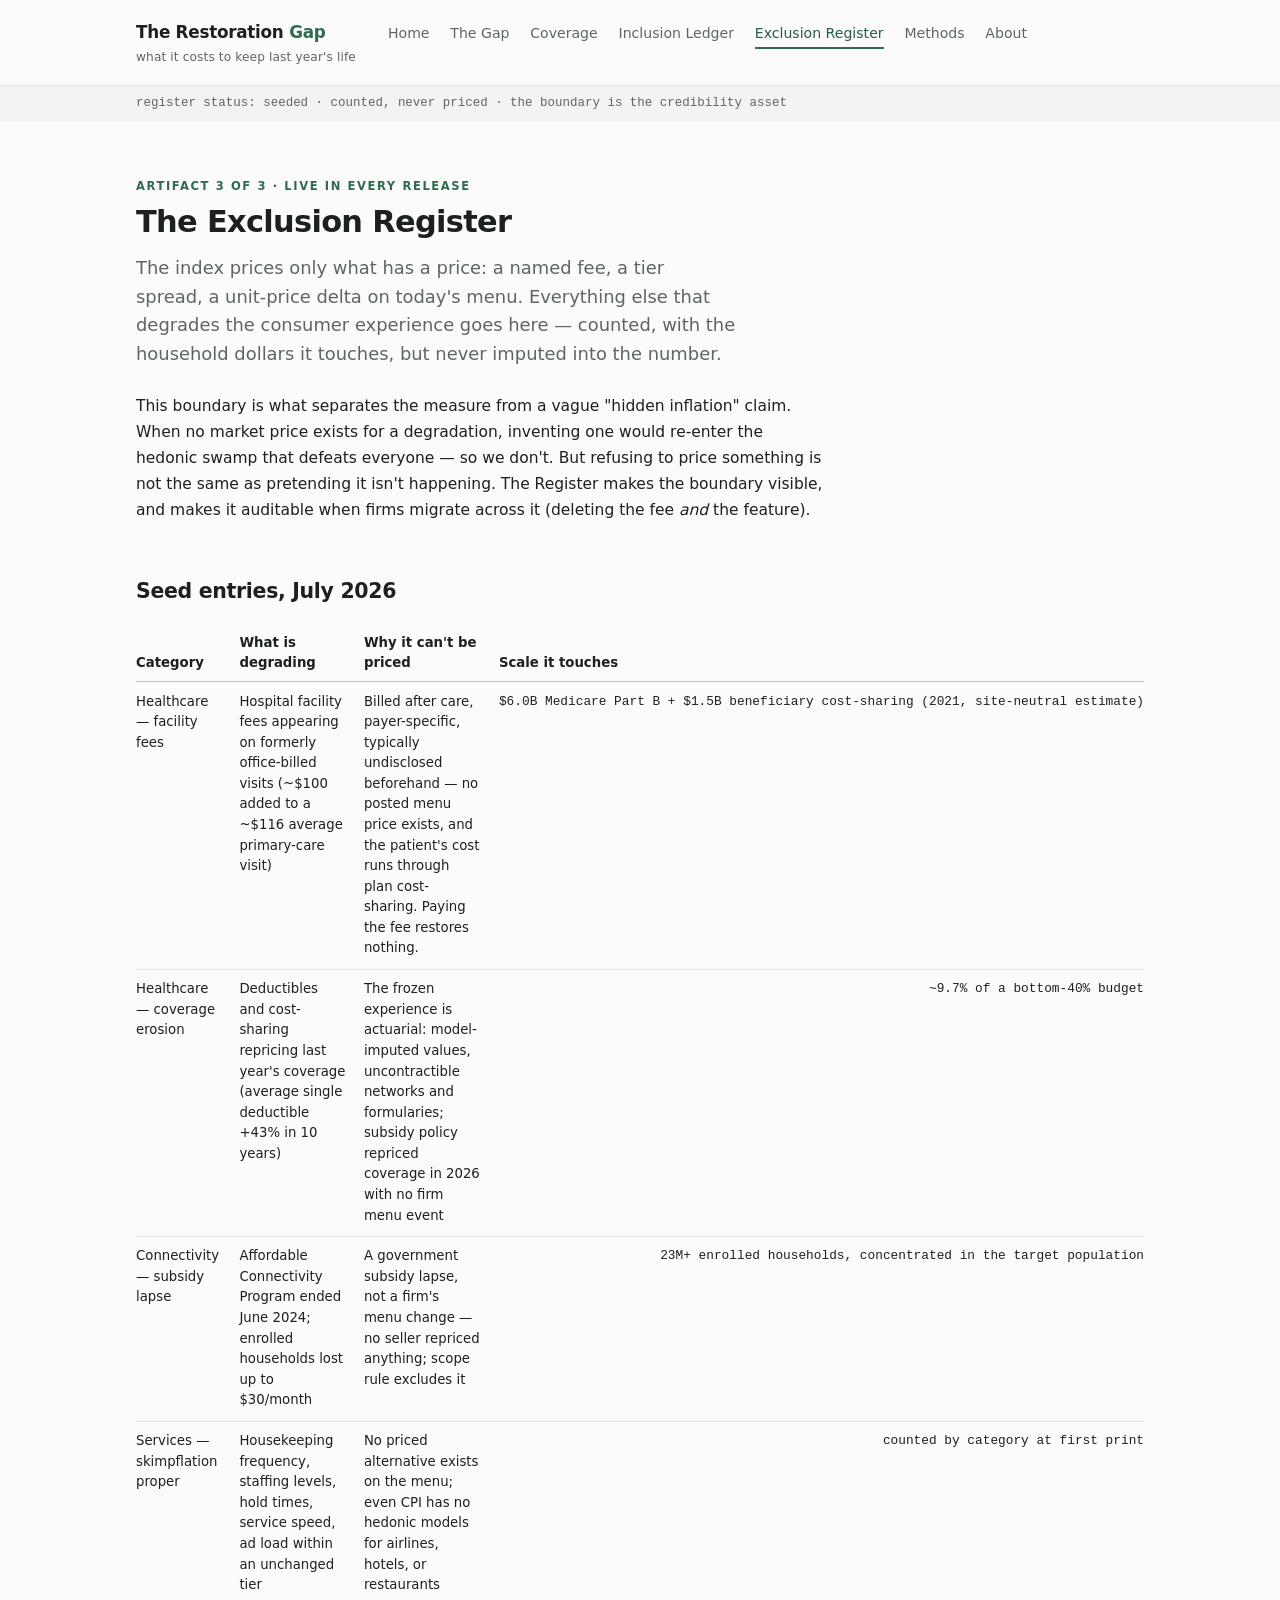
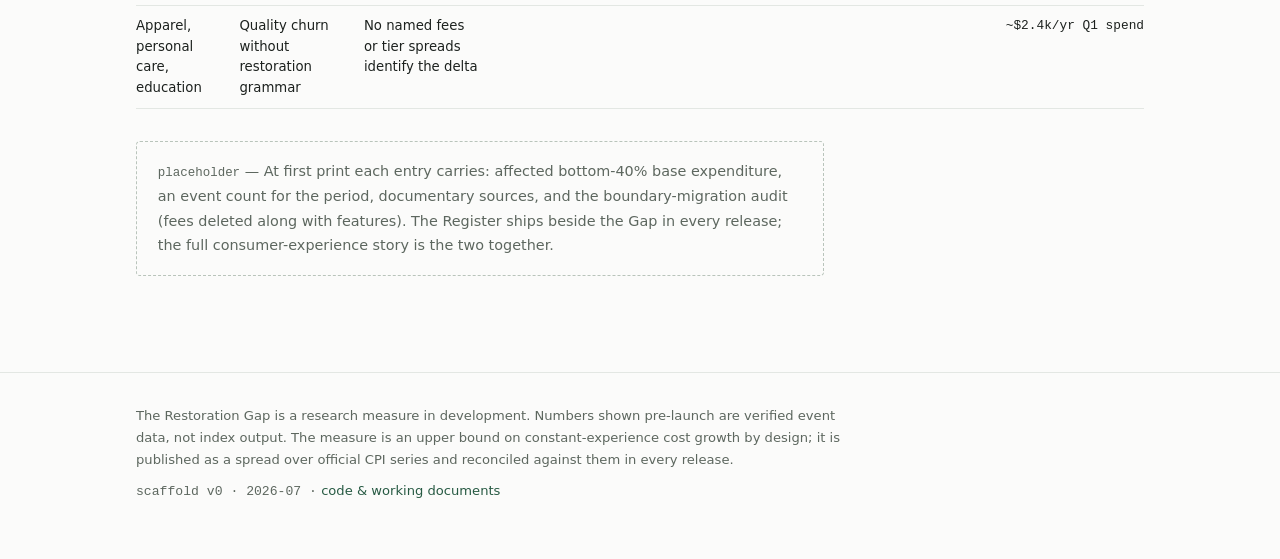
<file: site/register.html>
<!doctype html>
<html lang="en">
<head>
<meta charset="utf-8">
<meta name="viewport" content="width=device-width, initial-scale=1">
<title>Exclusion Register — The Restoration Gap</title>
<meta name="description" content="The census of unpriced degradation: what the index cannot price, it still counts.">
<link rel="stylesheet" href="styles.css">
<link rel="icon" href="favicon.svg" type="image/svg+xml">
</head>
<body>

<header class="site-header">
  <div class="inner">
    <span class="brand-block"><a class="brand" href="index.html">The Restoration&nbsp;<span class="gap">Gap</span></a><span class="brand-tag">what it costs to keep last year's life</span></span>
    <nav class="primary" aria-label="Primary">
      <a href="index.html">Home</a>
      <a href="releases.html">The Gap</a>
      <a href="coverage.html">Coverage</a>
      <a href="ledger.html">Inclusion Ledger</a>
      <a href="register.html" class="active">Exclusion Register</a>
      <a href="methods.html">Methods</a>
      <a href="about.html">About</a>
    </nav>
  </div>
</header>
<div class="status-strip"><div class="inner">register status: seeded · counted, never priced · the boundary is the credibility asset</div></div>

<main>
  <p class="eyebrow">Artifact 3 of 3 · live in every release</p>
  <h1>The Exclusion Register</h1>
  <p class="lede">The index prices only what has a price: a named fee, a tier spread, a unit-price delta on today's menu. Everything else that degrades the consumer experience goes here — counted, with the household dollars it touches, but never imputed into the number.</p>

  <p>This boundary is what separates the measure from a vague "hidden inflation" claim. When no market price exists for a degradation, inventing one would re-enter the hedonic swamp that defeats everyone — so we don't. But refusing to price something is not the same as pretending it isn't happening. The Register makes the boundary visible, and makes it auditable when firms migrate across it (deleting the fee <em>and</em> the feature).</p>

  <h2>Seed entries, July 2026</h2>
  <div class="tablewrap">
  <table>
    <tr><th>Category</th><th>What is degrading</th><th>Why it can't be priced</th><th>Scale it touches</th></tr>
    <tr><td>Healthcare — facility fees</td><td>Hospital facility fees appearing on formerly office-billed visits (~$100 added to a ~$116 average primary-care visit)</td><td>Billed after care, payer-specific, typically undisclosed beforehand — no posted menu price exists, and the patient's cost runs through plan cost-sharing. Paying the fee restores nothing.</td><td class="num">$6.0B Medicare Part B + $1.5B beneficiary cost-sharing (2021, site-neutral estimate)</td></tr>
    <tr><td>Healthcare — coverage erosion</td><td>Deductibles and cost-sharing repricing last year's coverage (average single deductible +43% in 10 years)</td><td>The frozen experience is actuarial: model-imputed values, uncontractible networks and formularies; subsidy policy repriced coverage in 2026 with no firm menu event</td><td class="num">~9.7% of a bottom-40% budget</td></tr>
    <tr><td>Connectivity — subsidy lapse</td><td>Affordable Connectivity Program ended June 2024; enrolled households lost up to $30/month</td><td>A government subsidy lapse, not a firm's menu change — no seller repriced anything; scope rule excludes it</td><td class="num">23M+ enrolled households, concentrated in the target population</td></tr>
    <tr><td>Services — skimpflation proper</td><td>Housekeeping frequency, staffing levels, hold times, service speed, ad load within an unchanged tier</td><td>No priced alternative exists on the menu; even CPI has no hedonic models for airlines, hotels, or restaurants</td><td class="num">counted by category at first print</td></tr>
    <tr><td>Apparel, personal care, education</td><td>Quality churn without restoration grammar</td><td>No named fees or tier spreads identify the delta</td><td class="num">~$2.4k/yr Q1 spend</td></tr>
  </table>
  </div>

  <div class="placeholder">
    <span class="mono">placeholder</span> — At first print each entry carries: affected bottom-40% base expenditure, an event count for the period, documentary sources, and the boundary-migration audit (fees deleted along with features). The Register ships beside the Gap in every release; the full consumer-experience story is the two together.
  </div>
</main>

<footer class="site-footer">
  <div class="inner">
    <p>The Restoration Gap is a research measure in development. Numbers shown pre-launch are verified event data, not index output. The measure is an upper bound on constant-experience cost growth by design; it is published as a spread over official CPI series and reconciled against them in every release.</p>
    <p><span class="mono">scaffold v0 · 2026-07 ·</span> <a href="https://github.com/arthurculang/bpi">code &amp; working documents</a></p>
  </div>
</footer>

</body>
</html>
</file>
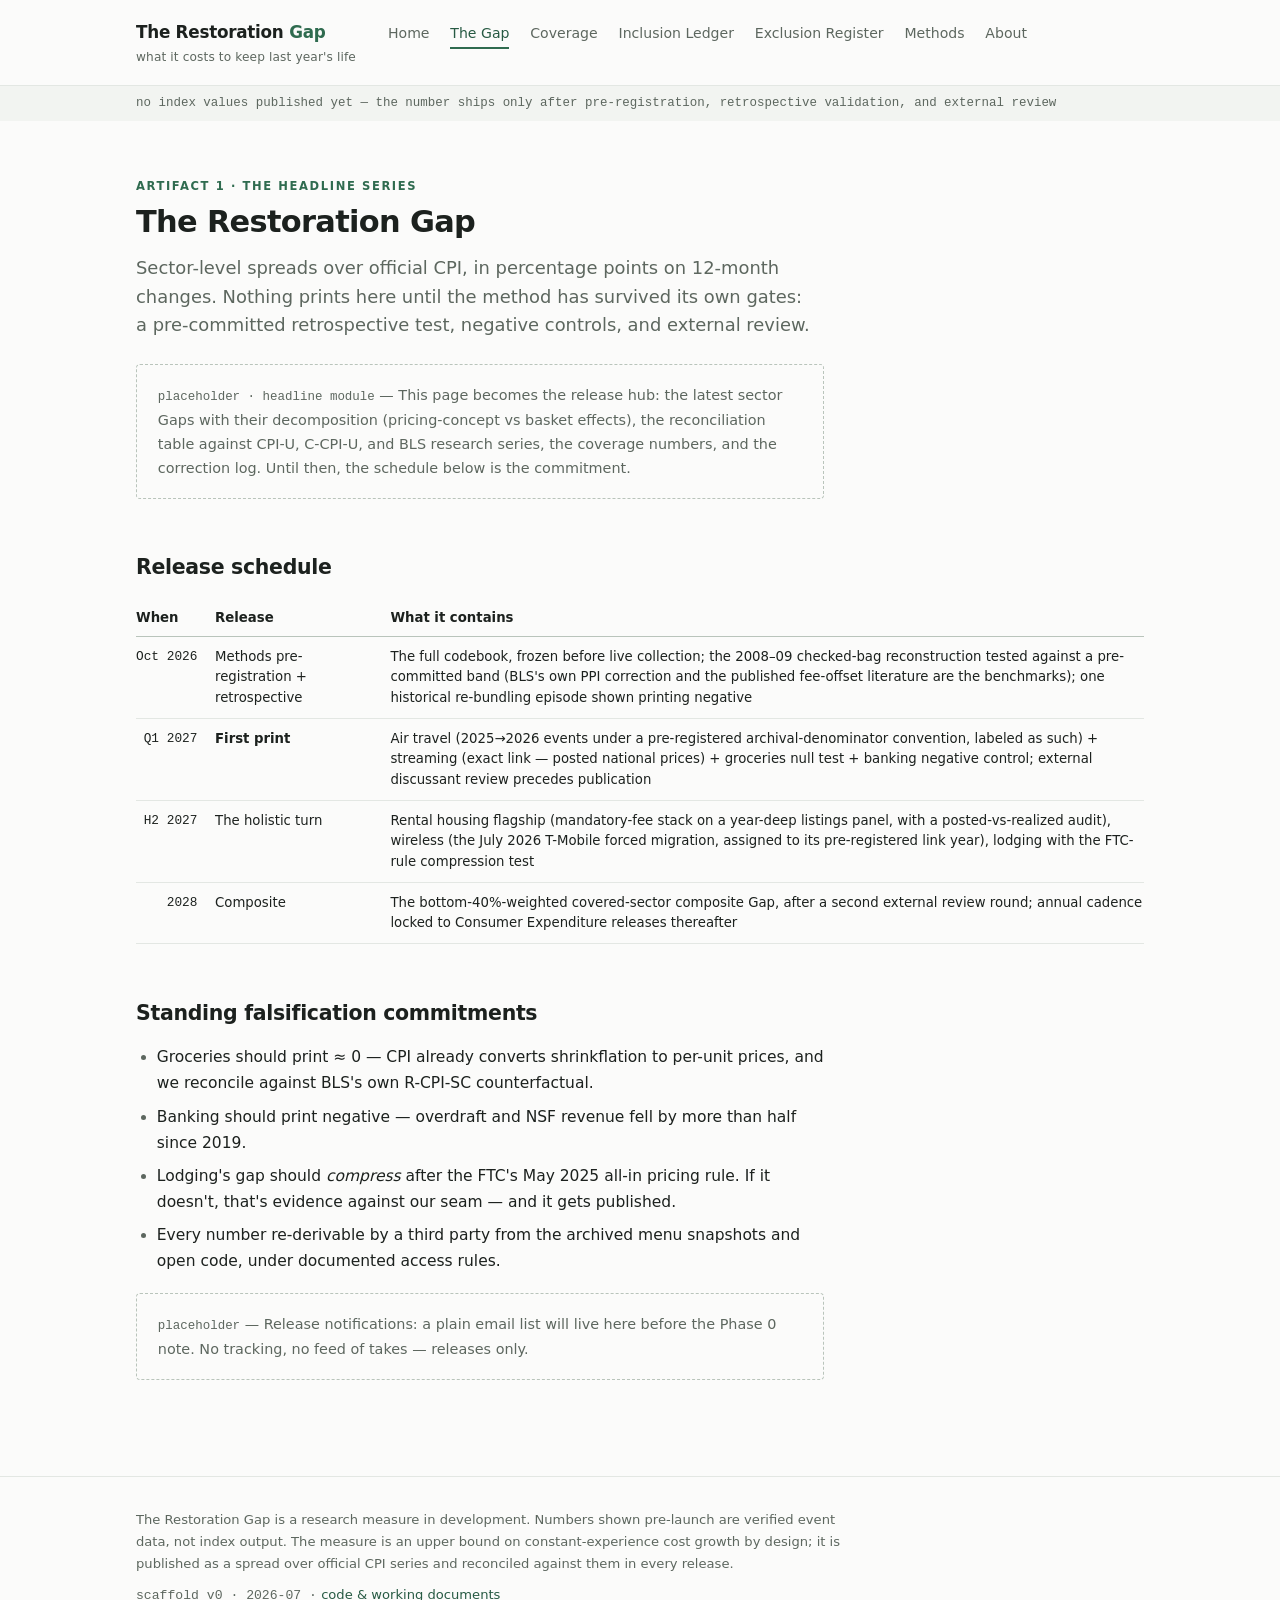
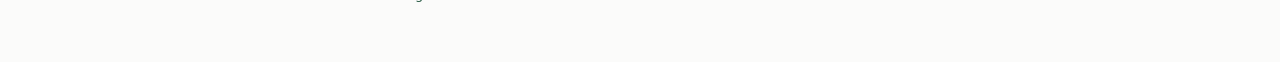
<file: site/releases.html>
<!doctype html>
<html lang="en">
<head>
<meta charset="utf-8">
<meta name="viewport" content="width=device-width, initial-scale=1">
<title>The Gap — releases — The Restoration Gap</title>
<meta name="description" content="Release schedule and what each release will contain. First print targeted Q1 2027.">
<link rel="stylesheet" href="styles.css">
<link rel="icon" href="favicon.svg" type="image/svg+xml">
</head>
<body>

<header class="site-header">
  <div class="inner">
    <span class="brand-block"><a class="brand" href="index.html">The Restoration&nbsp;<span class="gap">Gap</span></a><span class="brand-tag">what it costs to keep last year's life</span></span>
    <nav class="primary" aria-label="Primary">
      <a href="index.html">Home</a>
      <a href="releases.html" class="active">The Gap</a>
      <a href="coverage.html">Coverage</a>
      <a href="ledger.html">Inclusion Ledger</a>
      <a href="register.html">Exclusion Register</a>
      <a href="methods.html">Methods</a>
      <a href="about.html">About</a>
    </nav>
  </div>
</header>
<div class="status-strip"><div class="inner">no index values published yet — the number ships only after pre-registration, retrospective validation, and external review</div></div>

<main>
  <p class="eyebrow">Artifact 1 · the headline series</p>
  <h1>The Restoration Gap</h1>
  <p class="lede">Sector-level spreads over official CPI, in percentage points on 12-month changes. Nothing prints here until the method has survived its own gates: a pre-committed retrospective test, negative controls, and external review.</p>

  <div class="placeholder">
    <span class="mono">placeholder · headline module</span> — This page becomes the release hub: the latest sector Gaps with their decomposition (pricing-concept vs basket effects), the reconciliation table against CPI-U, C-CPI-U, and BLS research series, the coverage numbers, and the correction log. Until then, the schedule below is the commitment.
  </div>

  <h2>Release schedule</h2>
  <div class="tablewrap">
  <table>
    <tr><th>When</th><th>Release</th><th>What it contains</th></tr>
    <tr><td class="num">Oct 2026</td><td>Methods pre-registration + retrospective</td><td>The full codebook, frozen before live collection; the 2008–09 checked-bag reconstruction tested against a pre-committed band (BLS's own PPI correction and the published fee-offset literature are the benchmarks); one historical re-bundling episode shown printing negative</td></tr>
    <tr><td class="num">Q1 2027</td><td><strong>First print</strong></td><td>Air travel (2025→2026 events under a pre-registered archival-denominator convention, labeled as such) + streaming (exact link — posted national prices) + groceries null test + banking negative control; external discussant review precedes publication</td></tr>
    <tr><td class="num">H2 2027</td><td>The holistic turn</td><td>Rental housing flagship (mandatory-fee stack on a year-deep listings panel, with a posted-vs-realized audit), wireless (the July 2026 T-Mobile forced migration, assigned to its pre-registered link year), lodging with the FTC-rule compression test</td></tr>
    <tr><td class="num">2028</td><td>Composite</td><td>The bottom-40%-weighted covered-sector composite Gap, after a second external review round; annual cadence locked to Consumer Expenditure releases thereafter</td></tr>
  </table>
  </div>

  <h2>Standing falsification commitments</h2>
  <ul>
    <li>Groceries should print ≈ 0 — CPI already converts shrinkflation to per-unit prices, and we reconcile against BLS's own R-CPI-SC counterfactual.</li>
    <li>Banking should print negative — overdraft and NSF revenue fell by more than half since 2019.</li>
    <li>Lodging's gap should <em>compress</em> after the FTC's May 2025 all-in pricing rule. If it doesn't, that's evidence against our seam — and it gets published.</li>
    <li>Every number re-derivable by a third party from the archived menu snapshots and open code, under documented access rules.</li>
  </ul>

  <div class="placeholder">
    <span class="mono">placeholder</span> — Release notifications: a plain email list will live here before the Phase 0 note. No tracking, no feed of takes — releases only.
  </div>
</main>

<footer class="site-footer">
  <div class="inner">
    <p>The Restoration Gap is a research measure in development. Numbers shown pre-launch are verified event data, not index output. The measure is an upper bound on constant-experience cost growth by design; it is published as a spread over official CPI series and reconciled against them in every release.</p>
    <p><span class="mono">scaffold v0 · 2026-07 ·</span> <a href="https://github.com/arthurculang/bpi">code &amp; working documents</a></p>
  </div>
</footer>

</body>
</html>
</file>
<file: site/styles.css>
/* The Restoration Gap — site design tokens
   Restraint-first: Inter, JetBrains Mono for numbers/stamps, single forest-green accent.
   Hierarchy through type and whitespace, not chrome. */

:root {
  --ground: #fbfbfa;
  --wash: #f2f4f1;
  --ink: #1c211e;
  --muted: #5d675f;
  --hairline: #e3e7e3;
  --rule: #b9c4bb;
  --accent: #2f6b4f;
  --accent-ink: #275a43;
}
@media (prefers-color-scheme: dark) {
  :root {
    --ground: #141715; --wash: #1b201d; --ink: #e6eae7; --muted: #98a29b;
    --hairline: #272d29; --rule: #3d463f; --accent: #7db898; --accent-ink: #8fc4a6;
  }
}
* { box-sizing: border-box; }
html { -webkit-text-size-adjust: 100%; }
body {
  margin: 0; background: var(--ground); color: var(--ink);
  font-family: "Inter", "Inter Variable", system-ui, -apple-system, "Segoe UI", Roboto, sans-serif;
  font-size: 15.5px; line-height: 1.68;
}
.mono, code, pre {
  font-family: "JetBrains Mono", ui-monospace, "SF Mono", "Cascadia Code", Menlo, Consolas, monospace;
  font-variant-numeric: tabular-nums;
}

/* Chrome */
.site-header {
  border-bottom: 1px solid var(--hairline);
}
.site-header .inner {
  max-width: 66rem; margin: 0 auto; padding: 1.1rem 1.5rem;
  display: flex; align-items: baseline; gap: 2rem; flex-wrap: wrap;
}
.brand { font-weight: 700; letter-spacing: -0.015em; color: var(--ink); text-decoration: none; font-size: 1.05rem; }
.brand .gap { color: var(--accent); }
.brand-block { display: flex; flex-direction: column; gap: 0.08rem; }
.brand-tag { font-size: 0.76rem; color: var(--muted); font-weight: 400; letter-spacing: 0.01em; }
@media (max-width: 560px) { .brand-tag { display: none; } }
nav.primary { display: flex; gap: 1.3rem; flex-wrap: wrap; font-size: 0.88rem; }
nav.primary a { color: var(--muted); text-decoration: none; padding-bottom: 2px; }
nav.primary a:hover { color: var(--ink); }
nav.primary a.active { color: var(--accent-ink); border-bottom: 2px solid var(--accent); }
.status-strip {
  background: var(--wash); font-size: 0.78rem; color: var(--muted);
  font-family: "JetBrains Mono", ui-monospace, Menlo, monospace;
}
.status-strip .inner { max-width: 66rem; margin: 0 auto; padding: 0.45rem 1.5rem; }
.site-footer { border-top: 1px solid var(--hairline); margin-top: 6rem; }
.site-footer .inner {
  max-width: 66rem; margin: 0 auto; padding: 2rem 1.5rem 3rem;
  font-size: 0.82rem; color: var(--muted); max-width: 66rem;
}
.site-footer p { max-width: 46rem; margin: 0 0 0.6rem; }
.site-footer a { color: var(--accent-ink); text-decoration: none; }
.site-footer a:hover { text-decoration: underline; }

/* Layout */
main { max-width: 66rem; margin: 0 auto; padding: 3.5rem 1.5rem 0; }
main p, main ul, main ol, main blockquote, main h1, main h2, main h3, .lede { max-width: 43rem; }
h1 { font-size: 1.9rem; font-weight: 700; letter-spacing: -0.022em; line-height: 1.15; margin: 0 0 0.9rem; text-wrap: balance; }
h2 { font-size: 1.28rem; font-weight: 650; letter-spacing: -0.015em; margin: 3.2rem 0 0.9rem; text-wrap: balance; }
h3 { font-size: 1rem; font-weight: 650; margin: 2rem 0 0.5rem; }
p { margin: 0 0 1rem; }
.lede { font-size: 1.12rem; color: var(--muted); line-height: 1.6; margin-bottom: 1.5rem; text-wrap: balance; }
.eyebrow { font-size: 0.72rem; font-weight: 600; letter-spacing: 0.14em; text-transform: uppercase; color: var(--accent); margin: 0 0 0.5rem; }
a { color: var(--accent-ink); }
a:focus-visible { outline: 2px solid var(--accent); outline-offset: 2px; border-radius: 2px; }
strong { font-weight: 650; }
ul, ol { padding-left: 1.3rem; margin: 0 0 1rem; }
li { margin-bottom: 0.45rem; }
li::marker { color: var(--muted); }
blockquote { margin: 1.3rem 0; padding: 0.1rem 0 0.1rem 1.1rem; border-left: 2px solid var(--accent); color: var(--muted); font-style: italic; }
code { font-size: 0.85em; background: var(--wash); padding: 0.1em 0.35em; border-radius: 3px; }
pre.math { background: var(--wash); padding: 0.9rem 1.1rem; margin: 1.2rem 0; font-size: 0.83rem; line-height: 1.7; overflow-x: auto; max-width: 43rem; border-radius: 3px; }
pre code { background: none; padding: 0; }

/* Tables: semibold headers, narrow rule, no boxing; numbers right-aligned tabular */
.tablewrap { overflow-x: auto; margin: 1.5rem 0 2rem; }
table { border-collapse: collapse; width: 100%; font-size: 0.83rem; line-height: 1.55; }
th { text-align: left; font-weight: 650; vertical-align: bottom; padding: 0 1.1rem 0.45rem 0; border-bottom: 1.5px solid var(--rule); }
td { vertical-align: top; padding: 0.6rem 1.1rem 0.6rem 0; border-bottom: 1px solid var(--hairline); }
th:last-child, td:last-child { padding-right: 0; }
td.num, th.num { text-align: right; font-family: "JetBrains Mono", ui-monospace, Menlo, monospace; font-variant-numeric: tabular-nums; font-size: 0.8rem; white-space: nowrap; }

/* Components */
.placeholder {
  border: 1px dashed var(--rule); border-radius: 4px; padding: 1.1rem 1.3rem;
  color: var(--muted); font-size: 0.9rem; max-width: 43rem; margin: 1.2rem 0;
}
.placeholder .mono { font-size: 0.78rem; }
.cards { display: grid; grid-template-columns: repeat(auto-fit, minmax(16rem, 1fr)); gap: 1.2rem; margin: 1.6rem 0 0; }
.card { border-top: 2px solid var(--accent); padding: 0.9rem 0 0; }
.card h3 { margin: 0 0 0.4rem; }
.card p { font-size: 0.88rem; color: var(--muted); margin-bottom: 0.5rem; }
.card .status { font-family: "JetBrains Mono", ui-monospace, Menlo, monospace; font-size: 0.72rem; color: var(--accent-ink); }
.bignums { display: flex; gap: 3rem; flex-wrap: wrap; margin: 1.6rem 0; }
.bignums .n { font-family: "JetBrains Mono", ui-monospace, Menlo, monospace; font-size: 1.7rem; font-weight: 600; color: var(--accent-ink); font-variant-numeric: tabular-nums; }
.bignums .l { font-size: 0.82rem; color: var(--muted); max-width: 13rem; }
.footnote { font-size: 0.82rem; color: var(--muted); max-width: 43rem; }
.divider { border: none; border-top: 1px solid var(--hairline); margin: 3.2rem 0; }

@media (max-width: 640px) {
  main { padding-top: 2.5rem; }
  .bignums { gap: 1.6rem; }
}
@media (prefers-reduced-motion: reduce) { * { scroll-behavior: auto !important; } }
</file>
